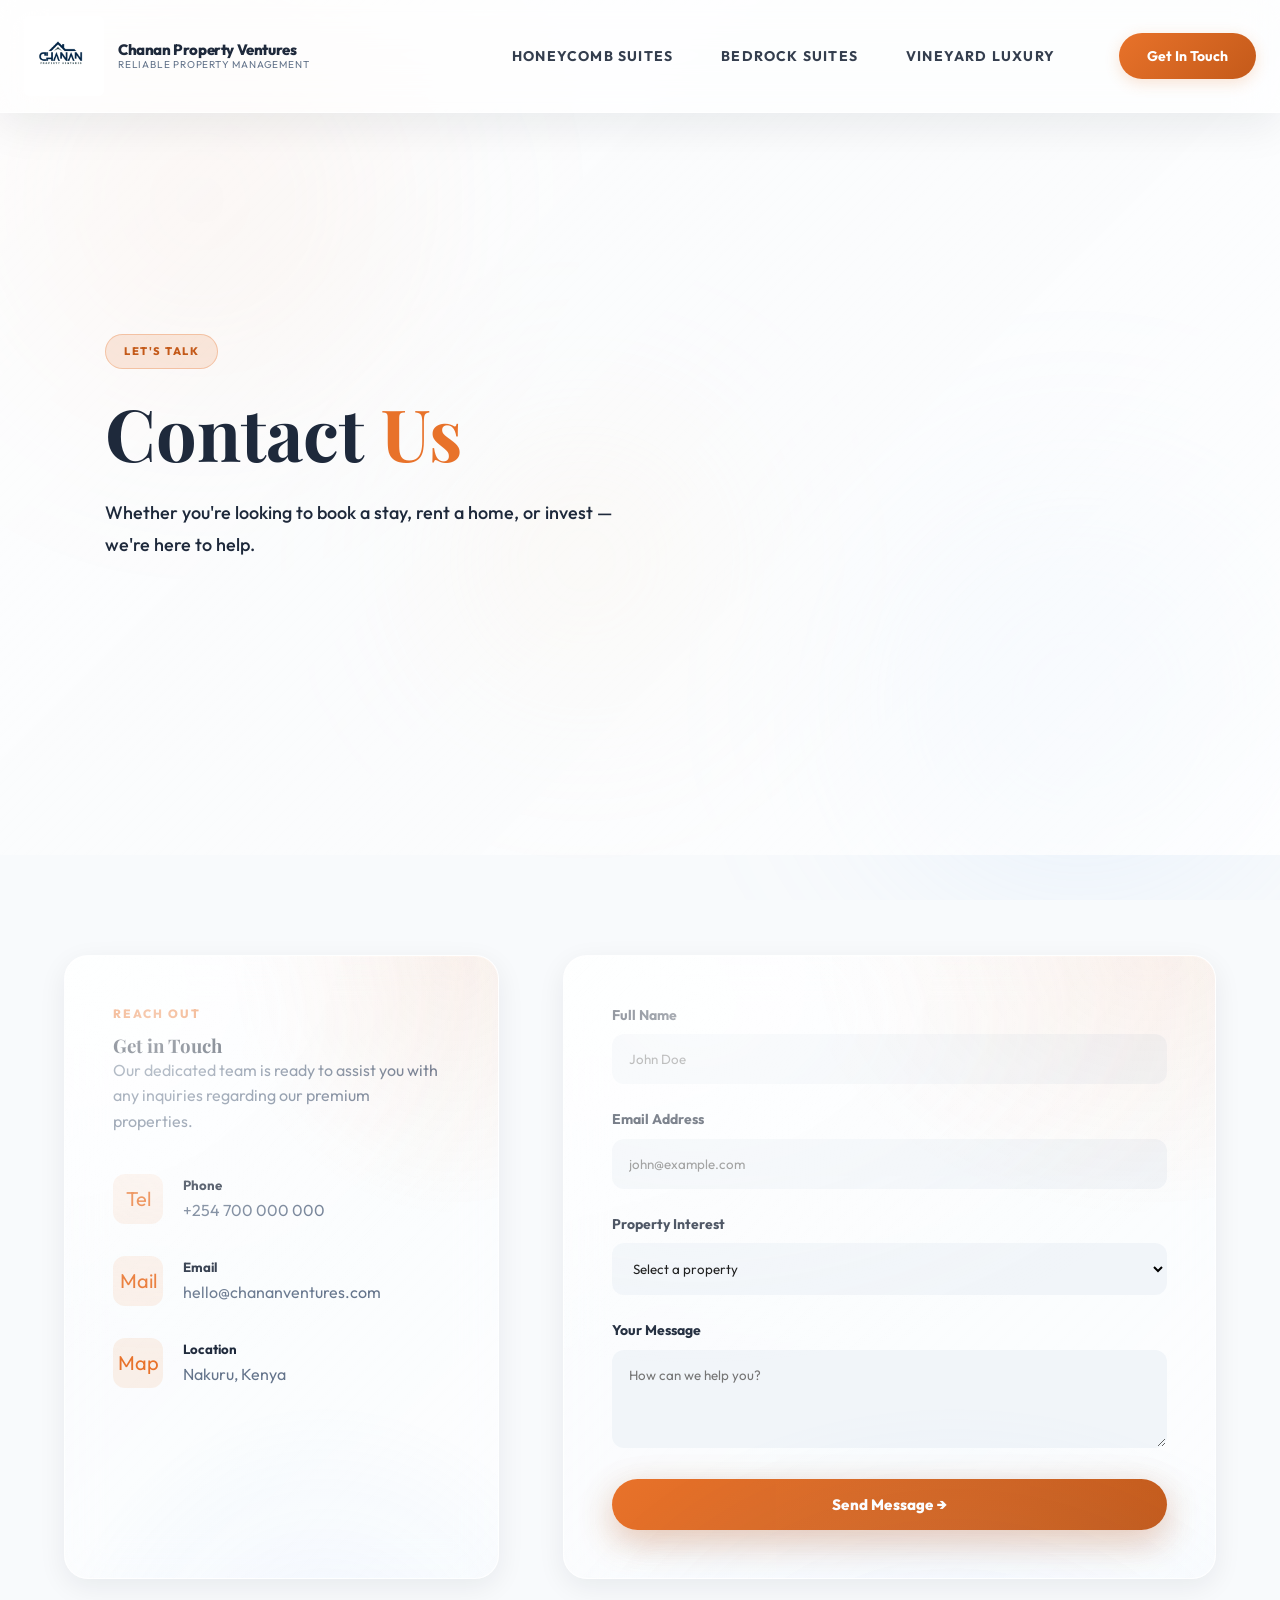
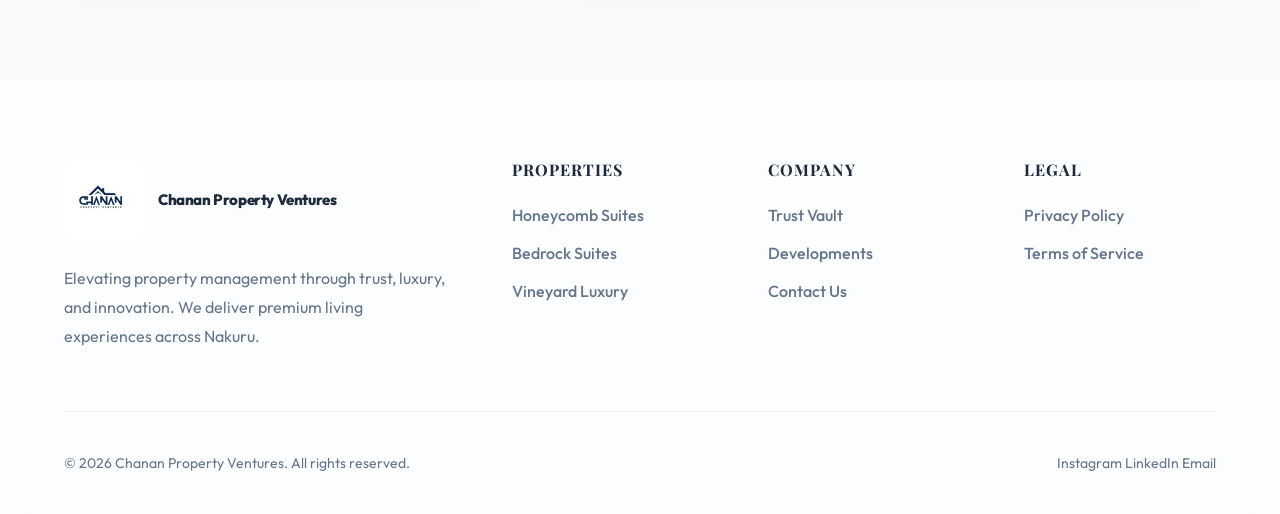
<file: contact.html>
<!DOCTYPE html>
<html lang="en">
<head>
  <meta charset="UTF-8">
  <meta name="viewport" content="width=device-width, initial-scale=1.0">
  <title>Contact Us | Chanan Property Ventures</title>
  <meta name="description" content="Contact Chanan Property Ventures to book a stay, rent a home, or invest.">
  <link rel="stylesheet" href="styles.css">
  <link rel="icon" href="images/LOGO.jpeg">
</head>
<body id="top">

<div class="liquid-bg">
  <div class="blob blob-1"></div>
  <div class="blob blob-2"></div>
  <div class="blob blob-3"></div>
</div>

<!-- NAVBAR -->
<nav class="navbar" id="navbar">
  <div class="container">
    <a href="index.html" class="nav-logo">
      <img src="images/LOGO.jpeg" alt="Chanan Logo" class="nav-logo-img">
      <div class="nav-logo-text"><span class="nav-logo-title">Chanan Property Ventures</span><span class="nav-logo-sub">Reliable Property Management</span></div>
    </a>
    <ul class="nav-links">
      <li><a href="honeycomb.html">Honeycomb Suites</a></li>
      <li><a href="bedrock.html">Bedrock Suites</a></li>
      <li><a href="vineyard.html">Vineyard Luxury</a></li>
    </ul>
    <a href="contact.html" class="nav-cta">Get In Touch</a>
    <button class="hamburger" id="hamburger" aria-label="Menu"><span></span><span></span><span></span></button>
  </div>
</nav>

<div class="mobile-menu" id="mobileMenu">
  <button class="mobile-close" id="mobileClose" aria-label="Close">X</button>
  <a href="honeycomb.html">Honeycomb Suites</a>
  <a href="bedrock.html">Bedrock Suites</a>
  <a href="vineyard.html">Vineyard Luxury</a>
  <a href="contact.html">Contact</a>
</div>

<section class="hero reveal">
  <div class="hero-slider-bg">
    <div class="hero-slide" style="background-image: url('https://images.unsplash.com/photo-1545324418-cc1a3fa10c00?w=1920&q=80')"></div>
  </div>
  <div class="hero-bg-overlay"></div>
  <div class="container">
    <div class="hero-content">
      <div class="hero-tag">Let's Talk</div>
      <h1>Contact <span class="accent">Us</span></h1>
      <p class="hero-desc">Whether you're looking to book a stay, rent a home, or invest — we're here to help.</p>
    </div>
  </div>
</section>

<section id="contact">
  <div class="container">
    <div class="contact-grid">
      <div class="contact-info-card reveal">
        <span class="section-tag">Reach Out</span>
        <h3>Get in Touch</h3>
        <p style="color:var(--text-muted); margin-bottom: 40px;">Our dedicated team is ready to assist you with any inquiries regarding our premium properties.</p>
        
        <div class="contact-method">
          <div class="contact-icon">Tel</div>
          <div>
            <h5 style="font-weight:700; margin-bottom:2px;">Phone</h5>
            <p style="color:var(--text-muted);">+254 700 000 000</p>
          </div>
        </div>
        
        <div class="contact-method">
          <div class="contact-icon">Mail</div>
          <div>
            <h5 style="font-weight:700; margin-bottom:2px;">Email</h5>
            <p style="color:var(--text-muted);">hello@chananventures.com</p>
          </div>
        </div>
        
        <div class="contact-method">
          <div class="contact-icon">Map</div>
          <div>
            <h5 style="font-weight:700; margin-bottom:2px;">Location</h5>
            <p style="color:var(--text-muted);">Nakuru, Kenya</p>
          </div>
        </div>
      </div>

      <div class="contact-form-card reveal">
        <form id="inquiryForm">
          <div class="form-group">
            <label for="name">Full Name</label>
            <input type="text" id="name" placeholder="John Doe" required>
          </div>
          <div class="form-group">
            <label for="email">Email Address</label>
            <input type="email" id="email" placeholder="john@example.com" required>
          </div>
          <div class="form-group">
            <label for="property">Property Interest</label>
            <select id="property">
              <option value="">Select a property</option>
              <option>Honeycomb Suite 102</option>
              <option>Honeycomb Suite 103</option>
              <option>Vineyard Suite 80</option>
              <option>Vineyard Suite 81</option>
              <option>Bedrock Suites</option>
              <option>Investment Inquiry</option>
            </select>
          </div>
          <div class="form-group">
            <label for="message">Your Message</label>
            <textarea id="message" rows="4" placeholder="How can we help you?"></textarea>
          </div>
          <button type="submit" class="btn-submit">Send Message →</button>
        </form>
      </div>
    </div>
  </div>
</section>

<footer class="footer">
  <div class="container">
    <div class="footer-grid">
      <div class="footer-brand">
        <a href="index.html" class="nav-logo footer-logo">
          <img src="images/LOGO.jpeg" alt="Chanan Logo" class="nav-logo-img">
          <span class="nav-logo-title">Chanan Property Ventures</span>
        </a>
        <p class="footer-desc">Elevating property management through trust, luxury, and innovation. We deliver premium living experiences across Nakuru.</p>
      </div>
      <div class="footer-col">
        <h4>Properties</h4>
        <ul class="footer-links">
          <li><a href="honeycomb.html">Honeycomb Suites</a></li>
          <li><a href="bedrock.html">Bedrock Suites</a></li>
          <li><a href="vineyard.html">Vineyard Luxury</a></li>
        </ul>
      </div>
      <div class="footer-col">
        <h4>Company</h4>
        <ul class="footer-links">
          <li><a href="index.html#trust">Trust Vault</a></li>
          <li><a href="index.html#developments">Developments</a></li>
          <li><a href="contact.html">Contact Us</a></li>
        </ul>
      </div>
      <div class="footer-col">
        <h4>Legal</h4>
        <ul class="footer-links">
          <li><a href="#">Privacy Policy</a></li>
          <li><a href="#">Terms of Service</a></li>
        </ul>
      </div>
    </div>
    <div class="footer-bottom">
      <p>© 2026 Chanan Property Ventures. All rights reserved.</p>
      <div class="footer-socials">
        <a href="#">Instagram</a>
        <a href="#">LinkedIn</a>
        <a href="#">Email</a>
      </div>
    </div>
  </div>
</footer>

<script src="script.js"></script>
</body>
</html>
</file>
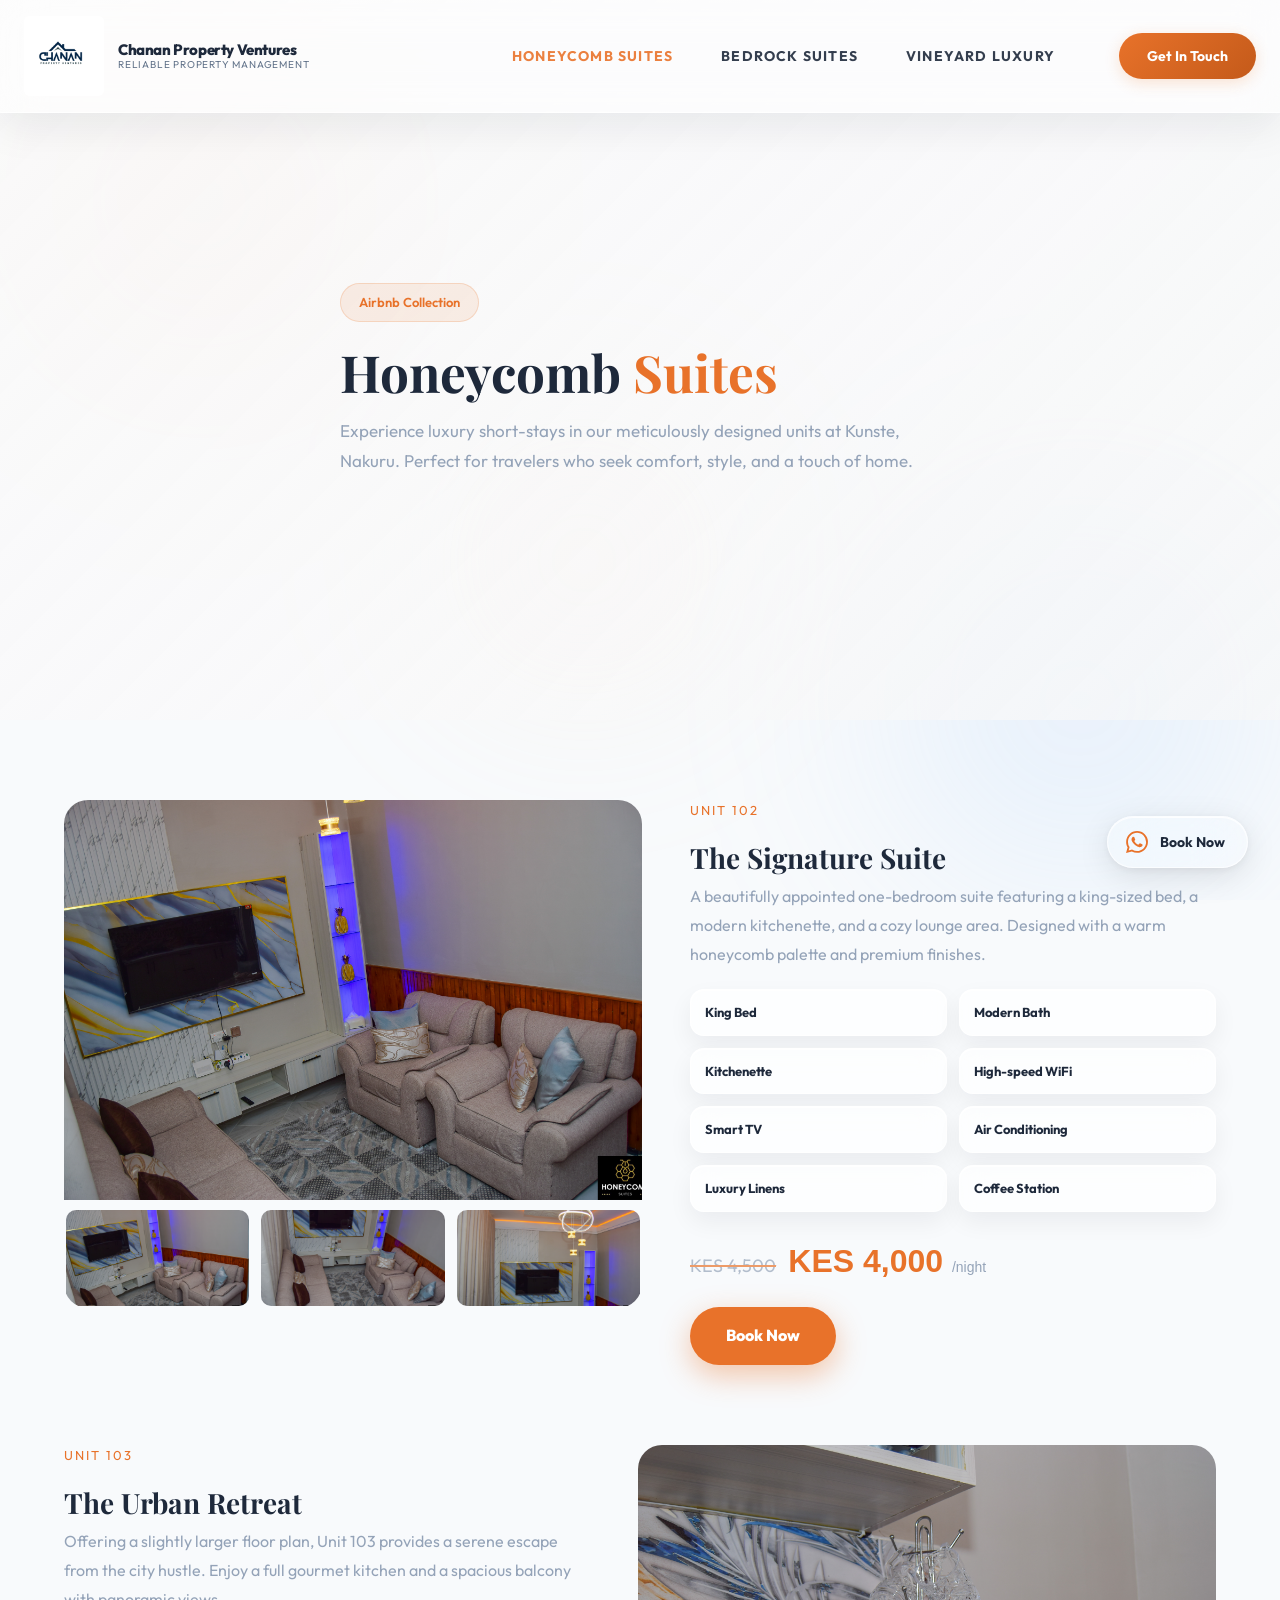
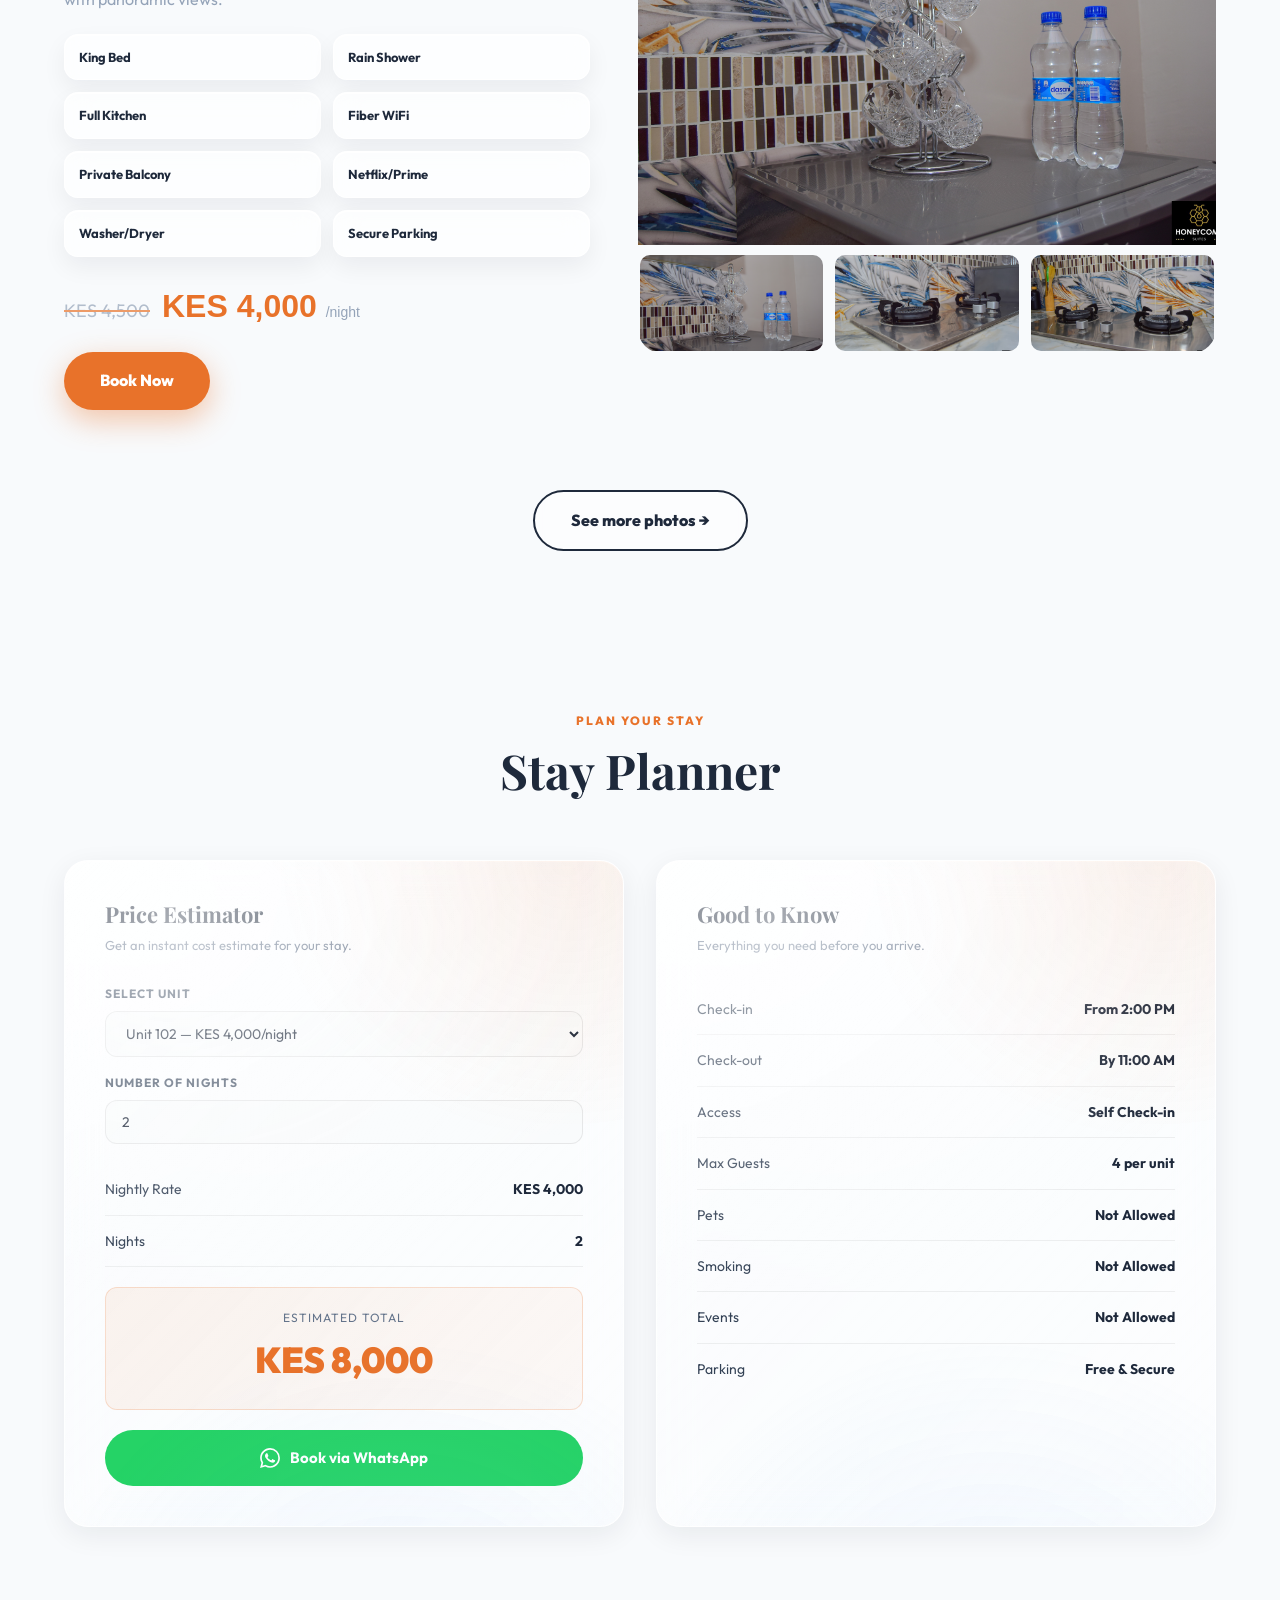
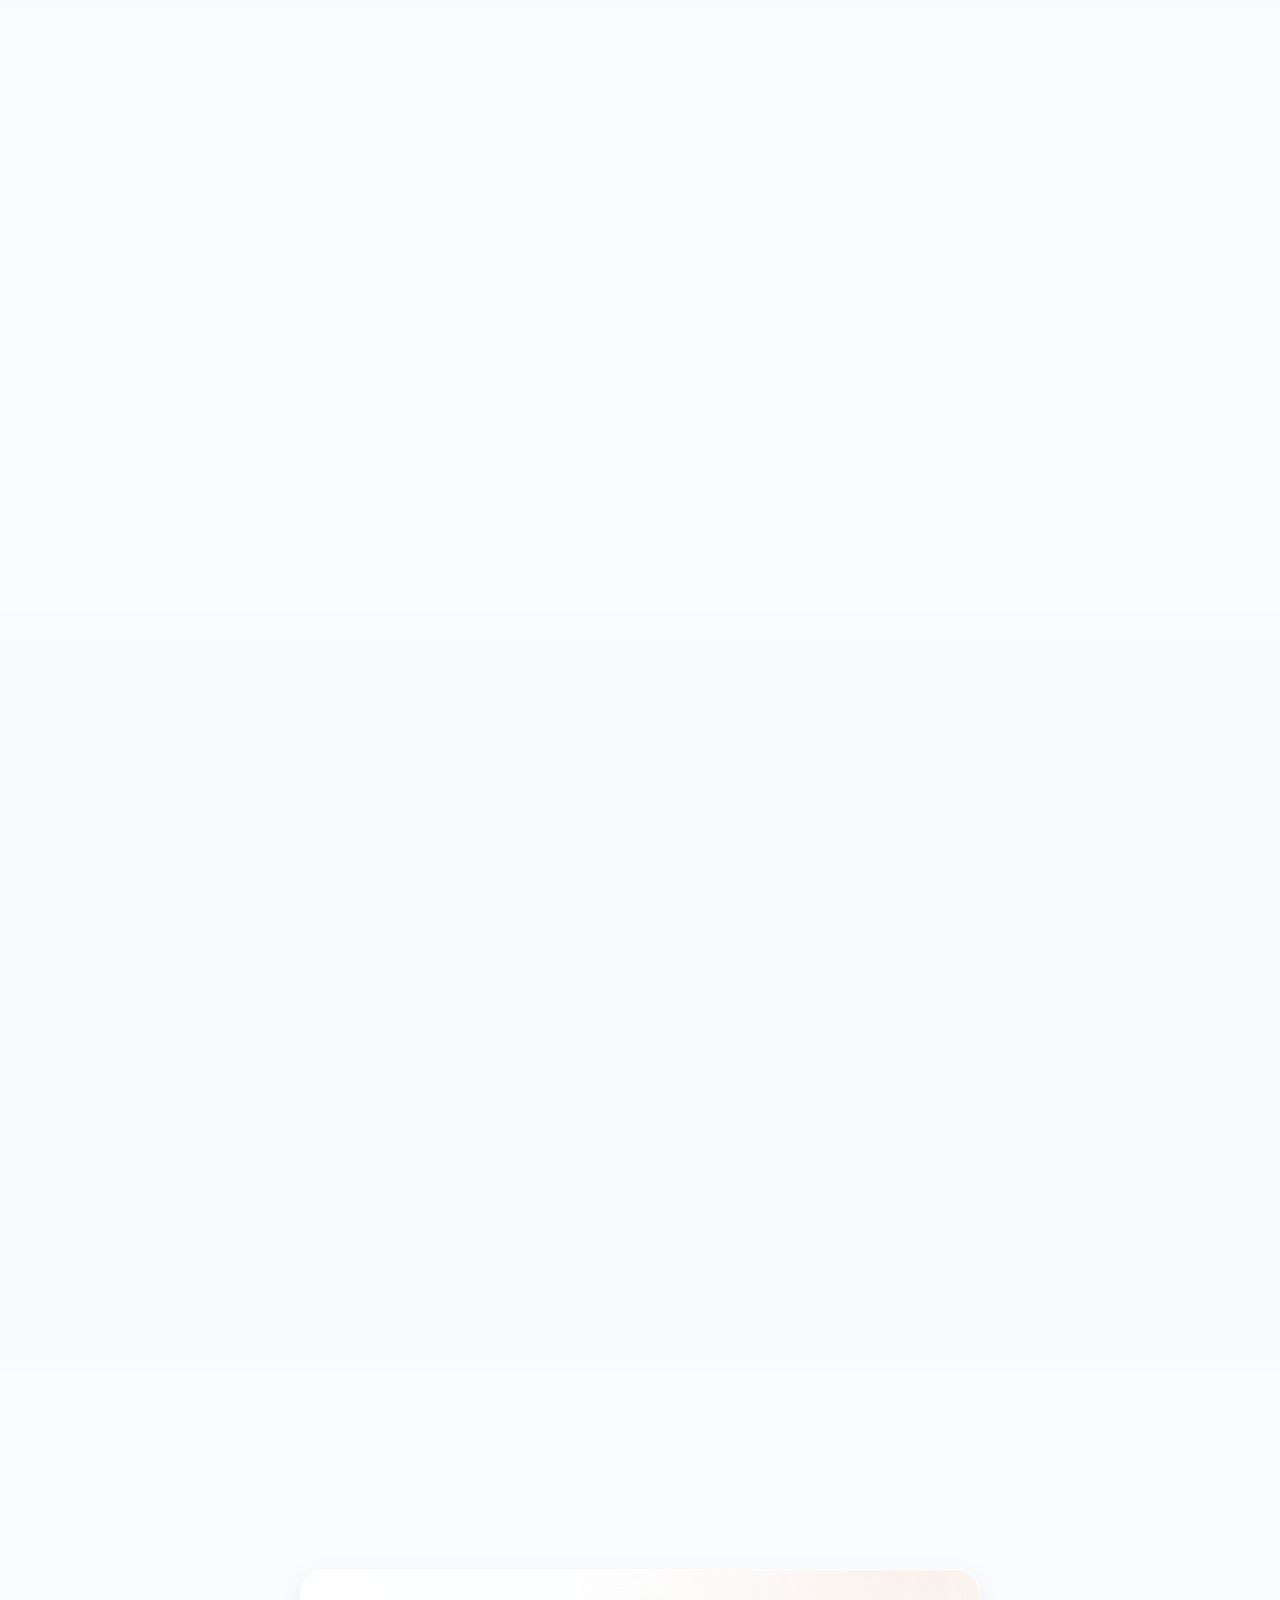
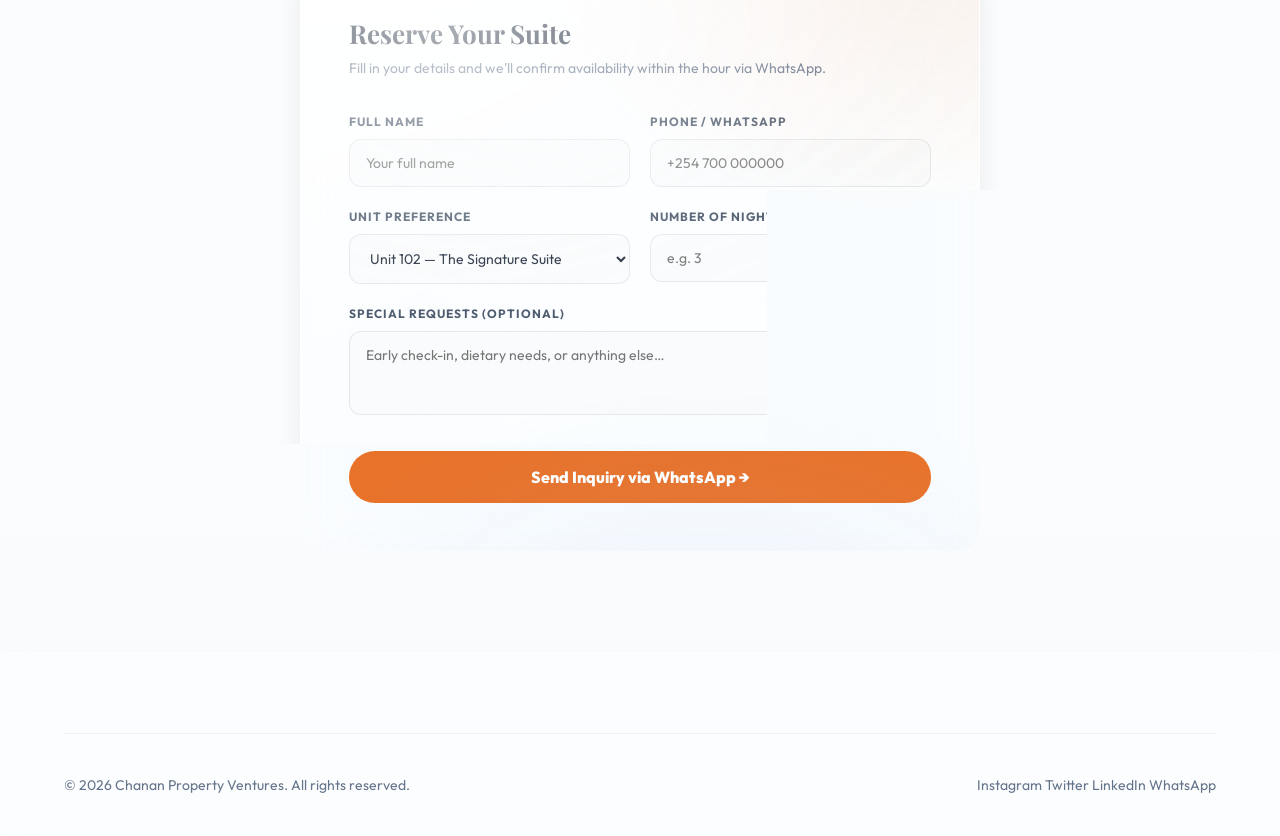
<file: honeycomb.html>
<!DOCTYPE html>
<html lang="en">

<head>
  <meta charset="UTF-8">
  <meta name="viewport" content="width=device-width, initial-scale=1.0">
  <title>Honeycomb Suites | Chanan Property Ventures</title>
  <meta name="description"
    content="Honeycomb Suites — Premium Airbnb short-stay units 102 & 103 by Chanan Property Ventures. Book your luxurious getaway today.">
  <link rel="stylesheet" href="styles.css">
  <link rel="icon" href="images/LOGO.jpeg">
  <style>
    .page-hero {
      width: 100%;
      aspect-ratio: 16/9;
      min-height: 50vh;
      max-height: 800px;
      display: flex;
      align-items: center;
      position: relative;
      overflow: hidden;
      padding-top: 140px
    }

    .slider-bg {
      position: absolute;
      inset: 0;
      z-index: 0
    }

    .slide {
      position: absolute;
      inset: 0;
      background-size: cover;
      background-position: center;
      opacity: 0;
      animation: slideFade 30s infinite linear
    }

    .slide:nth-child(1) {
      animation-delay: 0s
    }

    .slide:nth-child(2) {
      animation-delay: 6s
    }

    .slide:nth-child(3) {
      animation-delay: 12s
    }

    .slide:nth-child(4) {
      animation-delay: 18s
    }

    .slide:nth-child(5) {
      animation-delay: 24s
    }

    @keyframes slideFade {
      0% {
        opacity: 0;
        transform: scale(1)
      }

      3% {
        opacity: 1;
        transform: scale(1.01)
      }

      20% {
        opacity: 1;
        transform: scale(1.05)
      }

      23% {
        opacity: 0;
        transform: scale(1.06)
      }

      100% {
        opacity: 0;
        transform: scale(1.06)
      }
    }

    .hero-overlay {
      position: absolute;
      inset: 0;
      background: linear-gradient(135deg, rgba(250, 250, 250, 0.85), rgba(247, 247, 248, 0.7));
      z-index: 1
    }

    .page-hero .container {
      position: relative;
      z-index: 2
    }

    .page-hero h1 {
      font-size: clamp(32px, 4vw, 56px);
      margin-bottom: 12px
    }

    .page-hero h1 .accent {
      color: var(--orange)
    }

    .page-hero p {
      font-size: 17px;
      color: var(--grey-400);
      max-width: 600px;
      line-height: 1.8
    }

    .brand-badge {
      display: inline-flex;
      align-items: center;
      gap: 8px;
      padding: 8px 18px;
      background: rgba(232, 114, 42, 0.1);
      border: 1px solid rgba(232, 114, 42, 0.2);
      border-radius: 50px;
      font-size: 13px;
      font-weight: 600;
      color: var(--orange);
      margin-bottom: 20px
    }

    .unit-section {
      padding: 80px 0
    }

    .unit-layout {
      display: grid;
      grid-template-columns: 1.1fr 1fr;
      gap: 48px;
      align-items: start;
      margin-bottom: 80px
    }

    .unit-layout.reverse {
      direction: rtl
    }

    .unit-layout.reverse>* {
      direction: ltr
    }

    .unit-gallery {
      border-radius: var(--radius);
      overflow: hidden;
      box-shadow: var(--shadow)
    }

    .unit-gallery img {
      width: 100%;
      height: 400px;
      object-fit: cover;
      transition: var(--transition)
    }

    .unit-gallery:hover img {
      transform: scale(1.03)
    }

    .unit-details h3 {
      font-size: 28px;
      margin-bottom: 8px
    }

    .unit-details .subtitle {
      color: var(--orange);
      font-size: 13px;
      text-transform: uppercase;
      letter-spacing: 2px;
      margin-bottom: 20px
    }

    .unit-details p {
      color: var(--grey-400);
      line-height: 1.8;
      margin-bottom: 20px
    }

    .amenities-grid {
      display: grid;
      grid-template-columns: 1fr 1fr;
      gap: 12px;
      margin-bottom: 24px
    }

    .amenity {
      display: flex;
      align-items: center;
      gap: 10px;
      padding: 12px 14px;
      background: rgba(255, 255, 255, 0.72);
      backdrop-filter: blur(14px) saturate(160%);
      -webkit-backdrop-filter: blur(14px) saturate(160%);
      border: 1px solid rgba(255, 255, 255, 0.80);
      border-radius: 14px;
      font-size: 13px;
      font-weight: 700;
      color: var(--grey-800);
      box-shadow: 0 10px 24px rgba(15, 23, 42, 0.06), inset 0 1px 0 rgba(255, 255, 255, 0.9);
      transition: var(--transition);
    }

    .amenity:hover {
      transform: translateY(-2px);
      border-color: rgba(232, 114, 42, 0.22);
      box-shadow: 0 18px 34px rgba(15, 23, 42, 0.10), 0 10px 26px rgba(232, 114, 42, 0.08), inset 0 1px 0 rgba(255, 255, 255, 0.92);
    }

    .unit-price {
      font-size: 28px;
      font-weight: 800;
      color: var(--orange);
      font-family: 'Inter', sans-serif;
      margin-bottom: 20px
    }

    .unit-price small {
      font-size: 14px;
      color: var(--grey-400);
      font-weight: 400
    }

    .gallery-thumbs {
      display: grid;
      grid-template-columns: repeat(3, 1fr);
      gap: 8px;
      margin-top: 8px
    }

    .gallery-thumbs img {
      height: 100px;
      border-radius: var(--radius-sm);
      cursor: pointer;
      transition: var(--transition);
      border: 2px solid transparent
    }

    .gallery-thumbs img:hover {
      border-color: var(--orange)
    }

    @media(max-width:768px) {

      .unit-layout,
      .unit-layout.reverse {
        grid-template-columns: 1fr;
        direction: ltr
      }
    }
  </style>
</head>

<body id="top">

  <div class="liquid-bg">
    <div class="blob blob-1"></div>
    <div class="blob blob-2"></div>
    <div class="blob blob-3"></div>
  </div>

  <nav class="navbar" id="navbar">
    <div class="container">
      <a href="index.html" class="nav-logo">
        <img src="images/LOGO.jpeg" alt="Chanan Logo" class="nav-logo-img">
        <div class="nav-logo-text"><span class="nav-logo-title">Chanan Property Ventures</span><span
            class="nav-logo-sub">Reliable Property Management</span></div>
      </a>
      <ul class="nav-links">
        <li><a href="honeycomb.html" style="color:var(--orange)">Honeycomb Suites</a></li>
        <li><a href="bedrock.html">Bedrock Suites</a></li>
        <li><a href="vineyard.html">Vineyard Luxury</a></li>
      </ul>
      <a href="contact.html" class="nav-cta">Get In Touch</a>
      <button class="hamburger" id="hamburger" aria-label="Menu"><span></span><span></span><span></span></button>
    </div>
  </nav>

  <div class="mobile-menu" id="mobileMenu">
    <button class="mobile-close" id="mobileClose" aria-label="Close">X</button>
    <a href="honeycomb.html">Honeycomb Suites</a>
    <a href="bedrock.html">Bedrock Suites</a>
    <a href="vineyard.html">Vineyard Luxury</a>
    <a href="contact.html">Contact</a>
  </div>

  <section class="page-hero reveal">
    <div class="slider-bg">
      <div class="slide" style="background-image: url('images/USE%20THIS%20.jpg')"></div>
      <div class="slide" style="background-image: url('images/DSC_0143.jpg')"></div>
      <div class="slide" style="background-image: url('images/DSC_0060.jpg')"></div>
      <div class="slide" style="background-image: url('images/DSC_0062.jpg')"></div>
      <div class="slide" style="background-image: url('images/DSC_0080.jpg')"></div>
    </div>
    <div class="hero-overlay"></div>
    <div class="container">
      <div class="brand-badge">Airbnb Collection</div>
      <h1>Honeycomb <span class="accent">Suites</span></h1>
      <p>Experience luxury short-stays in our meticulously designed units at Kunste, Nakuru. Perfect for travelers who seek comfort,
        style, and a touch of home.</p>
    </div>
  </section>

  <section class="unit-section">
    <div class="container">
      <!-- Unit 102 -->
      <div class="unit-layout reveal">
        <div class="unit-gallery">
          <img src="images/DSC_0059.jpg" alt="Honeycomb Suite 102" id="main102">
          <div class="gallery-thumbs">
            <img src="images/DSC_0059.jpg" alt="Suite 102 Bedroom"
              onclick="document.getElementById('main102').src=this.src">
            <img src="images/DSC_0060.jpg" alt="Suite 102 Detail"
              onclick="document.getElementById('main102').src=this.src">
            <img src="images/DSC_0062.jpg" alt="Suite 102 Kitchen"
              onclick="document.getElementById('main102').src=this.src">
          </div>
        </div>
        <div class="unit-details">
          <div class="subtitle">Unit 102</div>
          <h3>The Signature Suite</h3>
          <p>A beautifully appointed one-bedroom suite featuring a king-sized bed, a modern kitchenette, and a cozy
            lounge area. Designed with a warm honeycomb palette and premium finishes.</p>
          <div class="amenities-grid">
            <div class="amenity">King Bed</div>
            <div class="amenity">Modern Bath</div>
            <div class="amenity">Kitchenette</div>
            <div class="amenity">High-speed WiFi</div>
            <div class="amenity">Smart TV</div>
            <div class="amenity">Air Conditioning</div>
            <div class="amenity">Luxury Linens</div>
            <div class="amenity">Coffee Station</div>
          </div>
          <div class="unit-price-container">
            <span class="unit-price-old">KES 4,500</span>
            <div class="unit-price-current">KES 4,000 <small>/night</small></div>
          </div>
          <a href="https://airbnb.com" class="btn-primary">Book Now</a>
        </div>
      </div>

      <!-- Unit 103 -->
      <div class="unit-layout reverse reveal">
        <div class="unit-gallery">
          <img src="images/DSC_0080.jpg" alt="Honeycomb Suite 103" id="main103">
          <div class="gallery-thumbs">
            <img src="images/DSC_0080.jpg" alt="Suite 103 Main"
              onclick="document.getElementById('main103').src=this.src">
            <img src="images/DSC_0082.jpg" alt="Suite 103 Kitchen Detail"
              onclick="document.getElementById('main103').src=this.src">
            <img src="images/DSC_0083.jpg" alt="Suite 103 Stove"
              onclick="document.getElementById('main103').src=this.src">
          </div>
        </div>
        <div class="unit-details">
          <div class="subtitle">Unit 103</div>
          <h3>The Urban Retreat</h3>
          <p>Offering a slightly larger floor plan, Unit 103 provides a serene escape from the city hustle. Enjoy a full
            gourmet kitchen and a spacious balcony with panoramic views.</p>
          <div class="amenities-grid">
            <div class="amenity">King Bed</div>
            <div class="amenity">Rain Shower</div>
            <div class="amenity">Full Kitchen</div>
            <div class="amenity">Fiber WiFi</div>
            <div class="amenity">Private Balcony</div>
            <div class="amenity">Netflix/Prime</div>
            <div class="amenity">Washer/Dryer</div>
            <div class="amenity">Secure Parking</div>
          </div>
          <div class="unit-price-container">
            <span class="unit-price-old">KES 4,500</span>
            <div class="unit-price-current">KES 4,000 <small>/night</small></div>
          </div>
          <a href="https://airbnb.com" class="btn-primary">Book Now</a>
        </div>
      </div>

      <div class="reveal" style="text-align:center; margin-top: 18px;">
        <a href="honeycomb-gallery.html" class="btn-outline">See more photos →</a>
      </div>
    </div>
  </section>

  <!-- PRICE CALCULATOR + QUICK INFO -->
  <section style="padding: 80px 0;">
    <div class="container">
      <div class="section-header reveal">
        <span class="section-tag">Plan Your Stay</span>
        <h2 class="section-title">Stay Planner</h2>
      </div>
      <div class="tools-grid reveal">
        <!-- Price Calculator -->
        <div class="tool-card">
          <h3>Price Estimator</h3>
          <p class="tool-subtitle">Get an instant cost estimate for your stay.</p>
          <div class="calc-inputs">
            <div class="calc-input-group">
              <label>Select Unit</label>
              <select id="unitSelect" onchange="calcPrice()">
                <option value="4000">Unit 102 — KES 4,000/night</option>
                <option value="5500">Unit 103 — KES 5,500/night</option>
              </select>
            </div>
            <div class="calc-input-group">
              <label>Number of Nights</label>
              <input type="number" id="nightsInput" value="2" min="1" max="30" oninput="calcPrice()">
            </div>
          </div>
          <div class="price-row"><span>Nightly Rate</span><strong id="calcNightly">KES 4,000</strong></div>
          <div class="price-row"><span>Nights</span><strong id="calcNights">2</strong></div>
          <div class="price-total">
            <div class="total-label">Estimated Total</div>
            <div class="total-amount" id="calcTotal">KES 8,000</div>
          </div>
          <a id="waCalcLink"
            href="https://wa.me/254708085734?text=Hello!%20I%27d%20like%20to%20book%20Unit%20102%20for%202%20nights."
            class="wa-book-btn" target="_blank">
            <svg width="20" height="20" viewBox="0 0 24 24" fill="currentColor">
              <path
                d="M17.472 14.382c-.297-.149-1.758-.867-2.03-.967-.273-.099-.471-.148-.67.15-.197.297-.767.966-.94 1.164-.173.199-.347.223-.644.075-.297-.15-1.255-.463-2.39-1.475-.883-.788-1.48-1.761-1.653-2.059-.173-.297-.018-.458.13-.606.134-.133.298-.347.446-.52.149-.174.198-.298.298-.497.099-.198.05-.371-.025-.52-.075-.149-.669-1.612-.916-2.207-.242-.579-.487-.5-.669-.51-.173-.008-.371-.01-.57-.01-.198 0-.52.074-.792.372-.272.297-1.04 1.016-1.04 2.479 0 1.462 1.065 2.875 1.213 3.074.149.198 2.096 3.2 5.077 4.487.709.306 1.262.489 1.694.625.712.227 1.36.195 1.871.118.571-.085 1.758-.719 2.006-1.413.248-.694.248-1.289.173-1.413-.074-.124-.272-.198-.57-.347m-5.421 7.403h-.004a9.87 9.87 0 01-5.031-1.378l-.361-.214-3.741.982.998-3.648-.235-.374a9.86 9.86 0 01-1.51-5.26c.001-5.45 4.436-9.884 9.888-9.884 2.64 0 5.122 1.03 6.988 2.898a9.825 9.825 0 012.893 6.994c-.003 5.45-4.437 9.884-9.885 9.884m8.413-18.297A11.815 11.815 0 0012.05 0C5.495 0 .16 5.335.157 11.892c0 2.096.547 4.142 1.588 5.945L.057 24l6.305-1.654a11.882 11.882 0 005.683 1.448h.005c6.554 0 11.89-5.335 11.893-11.893a11.821 11.821 0 00-3.48-8.413Z" />
            </svg>
            Book via WhatsApp
          </a>
        </div>

        <!-- Quick Info Card -->
        <div class="tool-card">
          <h3>Good to Know</h3>
          <p class="tool-subtitle">Everything you need before you arrive.</p>
          <div class="price-row"><span>Check-in</span><strong>From 2:00 PM</strong></div>
          <div class="price-row"><span>Check-out</span><strong>By 11:00 AM</strong></div>
          <div class="price-row"><span>Access</span><strong>Self Check-in</strong></div>
          <div class="price-row"><span>Max Guests</span><strong>4 per unit</strong></div>
          <div class="price-row"><span>Pets</span><strong>Not Allowed</strong></div>
          <div class="price-row"><span>Smoking</span><strong>Not Allowed</strong></div>
          <div class="price-row"><span>Events</span><strong>Not Allowed</strong></div>
          <div class="price-row"><span>Parking</span><strong>Free & Secure</strong></div>
        </div>
      </div>
    </div>
  </section>

  <!-- HOUSE RULES -->
  <section style="padding: 60px 0; background: rgba(255,255,255,0.3);">
    <div class="container">
      <div class="section-header reveal">
        <span class="section-tag">Guest Quest</span>
        <h2 class="section-title">The Chanan Rules</h2>
        <p style="font-size: 13px; color: var(--orange); margin-top: 10px; font-weight: 600;">← Swipe to reveal your missions →</p>
      </div>
      
      <div class="rules-container-gamified reveal">
        <!-- Arrival Quest -->
        <div class="rule-quest-card">
          <div class="rule-quest-header">
            <span class="rule-badge">Mission 1</span>
            <div class="rule-status"></div>
          </div>
          <div class="rule-quest-content">
            <span class="rule-summary-badge">Timely Check-in</span>
            <h4>The Arrival Quest</h4>
            <p>Unlock your stay between 2:00 PM and 11:00 AM. Early access requires a secret arrangement!</p>
            <div class="rule-progress-bar"><div class="rule-progress-fill"></div></div>
          </div>
          <span class="rule-icon-floating">🔑</span>
        </div>

        <!-- Zen Quest -->
        <div class="rule-quest-card">
          <div class="rule-quest-header">
            <span class="rule-badge">Mission 2</span>
            <div class="rule-status"></div>
          </div>
          <div class="rule-quest-content">
            <span class="rule-summary-badge">Quiet Nights</span>
            <h4>The Zen Master</h4>
            <p>Maintain peak tranquility between 10:00 PM and 8:00 AM. Your neighbors will thank you!</p>
            <div class="rule-progress-bar"><div class="rule-progress-fill"></div></div>
          </div>
          <span class="rule-icon-floating">🧘</span>
        </div>

        <!-- Fresh Air Quest -->
        <div class="rule-quest-card">
          <div class="rule-quest-header">
            <span class="rule-badge">Mission 3</span>
            <div class="rule-status"></div>
          </div>
          <div class="rule-quest-content">
            <span class="rule-summary-badge">Outdoor Smoking</span>
            <h4>The Fresh Air Legend</h4>
            <p>Keep the indoor air pristine. The balcony is your designated high-altitude smoking zone.</p>
            <div class="rule-progress-bar"><div class="rule-progress-fill"></div></div>
          </div>
          <span class="rule-icon-floating">☁️</span>
        </div>

        <!-- Fur-Free Quest -->
        <div class="rule-quest-card">
          <div class="rule-quest-header">
            <span class="rule-badge">Mission 4</span>
            <div class="rule-status"></div>
          </div>
          <div class="rule-quest-content">
            <span class="rule-summary-badge">No Pets</span>
            <h4>The Fur-Free Realm</h4>
            <p>A sanctuary for humans only! We love pets, but they're taking a vacation elsewhere this time.</p>
            <div class="rule-progress-bar"><div class="rule-progress-fill"></div></div>
          </div>
          <span class="rule-icon-floating">🐾</span>
        </div>

        <!-- Party Quest -->
        <div class="rule-quest-card">
          <div class="rule-quest-header">
            <span class="rule-badge">Mission 5</span>
            <div class="rule-status"></div>
          </div>
          <div class="rule-quest-content">
            <span class="rule-summary-badge">No Parties</span>
            <h4>The Peace Protocol</h4>
            <p>Quiet vibes only. Parties belong in the city; memories belong in our suites.</p>
            <div class="rule-progress-bar"><div class="rule-progress-fill"></div></div>
          </div>
          <span class="rule-icon-floating">🥂</span>
        </div>

        <!-- Tidy Quest -->
        <div class="rule-quest-card">
          <div class="rule-quest-header">
            <span class="rule-badge">Mission 6</span>
            <div class="rule-status"></div>
          </div>
          <div class="rule-quest-content">
            <span class="rule-summary-badge">Stay Clean</span>
            <h4>The Clean Sweep</h4>
            <p>Leave the suite as glowing as you found it. Legendary guests leave zero traces!</p>
            <div class="rule-progress-bar"><div class="rule-progress-fill"></div></div>
          </div>
          <span class="rule-icon-floating">✨</span>
        </div>
      </div>
    </div>
  </section>

  <!-- NEARBY ATTRACTIONS -->
  <section style="padding: 80px 0;">
    <div class="container">
      <div class="section-header reveal">
        <span class="section-tag">Explore Kunste</span>
        <h2 class="section-title">What's Nearby Honeycomb</h2>
      </div>
      <div class="nearby-grid reveal">
        <div class="nearby-card">
          <div class="nearby-icon">Shop</div>
          <h4>Supermarket</h4>
          <p>Naivas / Quickmart</p>
          <span class="distance">~5 min walk</span>
        </div>
        <div class="nearby-card">
          <div class="nearby-icon">Food</div>
          <h4>Restaurants</h4>
          <p>Variety of local & international cuisine</p>
          <span class="distance">~10 min walk</span>
        </div>
        <div class="nearby-card">
          <div class="nearby-icon">Bus</div>
          <h4>Public Transport</h4>
          <p>Matatu & taxi stage</p>
          <span class="distance">~3 min walk</span>
        </div>
        <div class="nearby-card">
          <div class="nearby-icon">Pharm</div>
          <h4>Pharmacy</h4>
          <p>24hr Chemist nearby</p>
          <span class="distance">~7 min walk</span>
        </div>
        <div class="nearby-card">
          <div class="nearby-icon">Cafe</div>
          <h4>Coffee Shops</h4>
          <p>Java, Artcaffe & local cafes</p>
          <span class="distance">~10 min walk</span>
        </div>
        <div class="nearby-card">
          <div class="nearby-icon">Gym</div>
          <h4>Gym</h4>
          <p>Fitness centre</p>
          <span class="distance">~12 min walk</span>
        </div>
        <div class="nearby-card">
          <div class="nearby-icon">ATM</div>
          <h4>ATM / Bank</h4>
          <p>Multiple ATMs nearby</p>
          <span class="distance">~5 min walk</span>
        </div>
      </div>
    </div>
  </section>

  <!-- BOOKING INQUIRY FORM -->
  <section style="padding: 60px 0 100px; background: rgba(255,255,255,0.3);">
    <div class="container">
      <div class="section-header reveal">
        <span class="section-tag">Get In Touch</span>
        <h2 class="section-title">Send a Booking Inquiry</h2>
      </div>
      <div class="booking-form-card reveal">
        <h3>Reserve Your Suite</h3>
        <p class="form-subtitle">Fill in your details and we'll confirm availability within the hour via WhatsApp.</p>
        <form id="bookingForm" onsubmit="submitBookingInquiry(event)">
          <div class="form-row">
            <div class="form-group">
              <label>Full Name</label>
              <input type="text" id="guestName" placeholder="Your full name" required>
            </div>
            <div class="form-group">
              <label>Phone / WhatsApp</label>
              <input type="tel" id="guestPhone" placeholder="+254 700 000000" required>
            </div>
          </div>
          <div class="form-row">
            <div class="form-group">
              <label>Unit Preference</label>
              <select id="guestUnit">
                <option>Unit 102 — The Signature Suite</option>
                <option>Unit 103 — The Urban Retreat</option>
                <option>Either unit is fine</option>
              </select>
            </div>
            <div class="form-group">
              <label>Number of Nights</label>
              <input type="number" id="guestNights" placeholder="e.g. 3" min="1" required>
            </div>
          </div>
          <div class="form-group">
            <label>Special Requests (optional)</label>
            <textarea id="guestMessage" rows="3"
              placeholder="Early check-in, dietary needs, or anything else…"></textarea>
          </div>
          <button type="submit" class="booking-submit">Send Inquiry via WhatsApp →</button>
        </form>
      </div>
    </div>
  </section>

  <footer class="footer">
    <div class="container">
      <div class="footer-bottom">
        <p>© 2026 Chanan Property Ventures. All rights reserved.</p>
        <div class="footer-socials">
          <a href="#">Instagram</a>
          <a href="#">Twitter</a>
          <a href="#">LinkedIn</a>
          <a href="#">WhatsApp</a>
        </div>
      </div>
    </div>
  </footer>

  <!-- WHATSAPP FLOATING BUTTON -->
  <a href="https://wa.me/254708085734?text=Hello!%20I%27m%20interested%20in%20booking%20a%20Honeycomb%20Suite."
    class="whatsapp-float" target="_blank" rel="noopener" aria-label="Chat on WhatsApp">
    <span class="wa-pulse"></span>
    <svg viewBox="0 0 24 24" fill="currentColor" xmlns="http://www.w3.org/2000/svg">
      <path
        d="M17.472 14.382c-.297-.149-1.758-.867-2.03-.967-.273-.099-.471-.148-.67.15-.197.297-.767.966-.94 1.164-.173.199-.347.223-.644.075-.297-.15-1.255-.463-2.39-1.475-.883-.788-1.48-1.761-1.653-2.059-.173-.297-.018-.458.13-.606.134-.133.298-.347.446-.52.149-.174.198-.298.298-.497.099-.198.05-.371-.025-.52-.075-.149-.669-1.612-.916-2.207-.242-.579-.487-.5-.669-.51-.173-.008-.371-.01-.57-.01-.198 0-.52.074-.792.372-.272.297-1.04 1.016-1.04 2.479 0 1.462 1.065 2.875 1.213 3.074.149.198 2.096 3.2 5.077 4.487.709.306 1.262.489 1.694.625.712.227 1.36.195 1.871.118.571-.085 1.758-.719 2.006-1.413.248-.694.248-1.289.173-1.413-.074-.124-.272-.198-.57-.347m-5.421 7.403h-.004a9.87 9.87 0 01-5.031-1.378l-.361-.214-3.741.982.998-3.648-.235-.374a9.86 9.86 0 01-1.51-5.26c.001-5.45 4.436-9.884 9.888-9.884 2.64 0 5.122 1.03 6.988 2.898a9.825 9.825 0 012.893 6.994c-.003 5.45-4.437 9.884-9.885 9.884m8.413-18.297A11.815 11.815 0 0012.05 0C5.495 0 .16 5.335.157 11.892c0 2.096.547 4.142 1.588 5.945L.057 24l6.305-1.654a11.882 11.882 0 005.683 1.448h.005c6.554 0 11.89-5.335 11.893-11.893a11.821 11.821 0 00-3.48-8.413Z" />
    </svg>
    Book Now
  </a>

  <script src="script.js"></script>
</body>

</html>
</file>
<file: styles.css>
@import url('https://fonts.googleapis.com/css2?family=Outfit:wght@300;400;500;600;700;800;900&family=Playfair+Display:wght@400;500;600;700&display=swap');

:root {
  --orange: #E8722A;
  --orange-light: #F4943E;
  --orange-dark: #C45A1A;
  --bg: #F8FAFC;
  --white: #FFFFFF;
  --text-main: #1E293B;
  --text-muted: #64748B;
  
  /* Grey Scale fallback */
  --grey-100: #F1F5F9;
  --grey-200: #E2E8F0;
  --grey-300: #CBD5E1;
  --grey-400: #94A3B8;
  --grey-500: #64748B;
  --grey-600: #475569;
  --grey-700: #334155;
  --grey-800: #1E293B;
  --grey-900: #0F172A;

  /* Legacy fallbacks */
  --charcoal: #1E293B;
  --charcoal-light: #334155;
  
  /* Liquid Glass Specifics */
  --glass-bg: rgba(255, 255, 255, 0.55);
  --glass-border: rgba(255, 255, 255, 0.72);
  --glass-shadow: 0 12px 44px rgba(15, 23, 42, 0.08);
  --glass-blur: blur(20px);
  --glass-highlight: rgba(255, 255, 255, 0.85);
  --glass-highlight-soft: rgba(255, 255, 255, 0.55);
  --glass-shadow-strong: 0 28px 70px rgba(15, 23, 42, 0.12);
  --glass-shadow-soft: 0 8px 28px rgba(15, 23, 42, 0.07);
  
  --radius: 24px;
  --radius-sm: 12px;
  --transition: all 0.4s cubic-bezier(0.4, 0, 0.2, 1);
}

/* Premium Price Display */
.unit-price-container {
  display: flex;
  align-items: baseline;
  gap: 12px;
  margin-bottom: 20px;
}
.unit-price-old {
  font-size: 18px;
  color: var(--grey-400);
  text-decoration: line-through;
  position: relative;
  opacity: 0.7;
}
.unit-price-old::after {
  content: '';
  position: absolute;
  left: 0;
  top: 50%;
  width: 0;
  height: 2px;
  background: var(--orange);
  transform: translateY(-50%);
  animation: strikeThrough 1s ease-out forwards 0.5s;
}
@keyframes strikeThrough {
  to { width: 100%; }
}
.unit-price-current {
  font-size: 32px;
  font-weight: 800;
  color: var(--orange);
  font-family: 'Inter', sans-serif;
}
.unit-price-current small {
  font-size: 14px;
  color: var(--grey-400);
  font-weight: 400;
}

/* Card Specific Price Styling */
.property-card .unit-price-container {
  gap: 8px;
  margin-bottom: 0;
}
.property-card .unit-price-old {
  font-size: 13px;
}
.property-card .unit-price-current {
  font-size: 20px;
}

*, *::before, *::after { margin: 0; padding: 0; box-sizing: border-box; }

html { scroll-behavior: smooth; }

body {
  font-family: 'Outfit', sans-serif;
  background: var(--bg);
  color: var(--text-main);
  line-height: 1.6;
  overflow-x: hidden;
  position: relative;
}

/* Liquid Animated Background */
.liquid-bg {
  position: fixed;
  top: 0;
  left: 0;
  width: 100%;
  height: 100%;
  z-index: -1;
  overflow: hidden;
  background: var(--bg);
}

.blob {
  position: absolute;
  width: 600px;
  height: 600px;
  background: radial-gradient(circle, rgba(232, 114, 42, 0.15) 0%, rgba(232, 114, 42, 0) 70%);
  filter: blur(80px);
  border-radius: 50%;
  animation: move 25s infinite alternate;
}

.blob-1 { top: -100px; left: -100px; }
.blob-2 { bottom: -100px; right: -100px; background: radial-gradient(circle, rgba(147, 197, 253, 0.2) 0%, rgba(147, 197, 253, 0) 70%); animation-duration: 30s; animation-delay: -5s; }
.blob-3 { top: 40%; left: 30%; width: 400px; height: 400px; background: radial-gradient(circle, rgba(254, 215, 170, 0.2) 0%, rgba(254, 215, 170, 0) 70%); animation-duration: 35s; animation-delay: -10s; }

@keyframes move {
  from { transform: translate(0, 0) rotate(0deg); }
  to { transform: translate(100px, 100px) rotate(360deg); }
}

h1, h2, h3, h4 { font-family: 'Playfair Display', serif; color: var(--text-main); line-height: 1.2; }

a { text-decoration: none; color: inherit; }

img { max-width: 100%; display: block; }

.container { max-width: 1200px; margin: 0 auto; padding: 0 24px; }

/* ===== NAVBAR ===== */
.navbar {
  position: fixed;
  top: 0;
  left: 0;
  width: 100%;
  background: var(--glass-bg);
  backdrop-filter: var(--glass-blur);
  -webkit-backdrop-filter: var(--glass-blur);
  border-bottom: 1px solid var(--glass-border);
  z-index: 1000;
  padding: 16px 0;
  box-shadow: var(--glass-shadow);
  transition: var(--transition);
}

.navbar.scrolled {
  background: rgba(255, 255, 255, 0.95);
  padding: 12px 0;
  box-shadow: 0 4px 20px rgba(0, 0, 0, 0.05);
}

.navbar .container {
  display: flex;
  align-items: center;
  justify-content: space-between;
  max-width: 1400px;
}

.nav-logo { display: flex; align-items: center; gap: 14px; text-decoration: none; }
.nav-logo-icon {
  width: 40px; height: 40px;
  background: linear-gradient(135deg, var(--orange), var(--orange-dark));
  border-radius: 10px; display: flex; align-items: center; justify-content: center;
  font-family: 'Playfair Display', serif; font-weight: 700; font-size: 20px; color: #fff; flex-shrink: 0;
}
.nav-logo-img {
  height: 80px;
  width: auto;
  object-fit: contain;
  flex-shrink: 0;
  border-radius: 6px;
}
.nav-logo-text { line-height: 1.2; }
.nav-logo-title { font-weight: 800; font-size: 15px; color: var(--text-main); letter-spacing: -0.4px; display: block; }
.nav-logo-sub { font-size: 10px; color: var(--text-muted); letter-spacing: 0.8px; text-transform: uppercase; display: block; }

.nav-links { display: flex; gap: 48px; list-style: none; margin-left: auto; margin-right: 64px; }
.nav-links a {
  font-size: 14px; font-weight: 700; color: var(--text-main);
  text-transform: uppercase; letter-spacing: 1.2px;
  transition: var(--transition);
  position: relative;
  opacity: 0.9;
}

.nav-links a:hover { color: var(--orange); opacity: 1; }

.nav-cta {
  padding: 12px 28px;
  background: linear-gradient(135deg, var(--orange), var(--orange-dark));
  border-radius: 50px;
  color: #fff;
  font-weight: 700;
  font-size: 14px;
  transition: var(--transition);
  box-shadow: 0 4px 15px rgba(232, 114, 42, 0.2);
}

.nav-cta:hover { transform: translateY(-2px); box-shadow: 0 8px 25px rgba(232, 114, 42, 0.3); }
.hamburger { display: none; flex-direction: column; gap: 5px; cursor: pointer; background: none; border: none; padding: 4px; }
.hamburger span { display: block; width: 24px; height: 2px; background: var(--text-main); transition: var(--transition); }

/* ===== HERO ===== */
.hero {
  padding-top: 180px;
  padding-bottom: 100px;
  min-height: 95vh;
  display: flex;
  align-items: center;
  position: relative;
  overflow: hidden;
}

/* Hero content entrance animations — fire immediately on load */
@keyframes heroSlideUp {
  from { opacity: 0; transform: translateY(40px); }
  to   { opacity: 1; transform: translateY(0); }
}

.hero-content h1 {
  animation: heroSlideUp 0.9s cubic-bezier(0.2, 1, 0.2, 1) 0.1s both;
}
.hero-content .hero-tag {
  animation: heroSlideUp 0.8s cubic-bezier(0.2, 1, 0.2, 1) 0s both;
}
.hero-content .hero-desc {
  animation: heroSlideUp 0.9s cubic-bezier(0.2, 1, 0.2, 1) 0.25s both;
}
.hero-content .hero-btns {
  animation: heroSlideUp 0.9s cubic-bezier(0.2, 1, 0.2, 1) 0.4s both;
}

.hero .container {
  display: grid;
  grid-template-columns: 1.2fr 1fr;
  gap: 80px;
  align-items: center;
}

.hero-content { 
  max-width: 600px; 
  position: relative;
  z-index: 20;
}
.hero-tag {
  display: inline-flex;
  align-items: center;
  gap: 8px;
  padding: 8px 18px;
  background: rgba(232, 114, 42, 0.15);
  border: 1px solid rgba(232, 114, 42, 0.3);
  border-radius: 50px;
  color: var(--orange-dark);
  font-weight: 800;
  font-size: 11px;
  text-transform: uppercase;
  letter-spacing: 1.5px;
  margin-bottom: 24px;
}

.hero h1 {
  font-size: clamp(40px, 6vw, 72px);
  line-height: 1.1;
  margin-bottom: 24px;
  color: var(--text-main);
  text-shadow: none; /* Removed for better dark-on-light look */
}
.hero h1 .accent { color: var(--orange); }
.hero-desc { 
  font-size: 18px; 
  color: var(--grey-800); 
  margin-bottom: 40px; 
  max-width: 540px;
  font-weight: 500;
}

.hero-btns { display: flex; gap: 20px; margin-top: 10px; }

.btn-primary {
  background: var(--orange);
  color: #fff;
  box-shadow: 0 10px 30px rgba(232, 114, 42, 0.4);
  position: relative;
  z-index: 10;
  padding: 16px 36px;
  border-radius: 50px;
  font-weight: 800;
  transition: var(--transition);
  display: inline-flex;
  align-items: center;
  justify-content: center;
}
.btn-primary:hover {
  background: var(--orange-dark);
  transform: translateY(-4px);
  box-shadow: 0 15px 35px rgba(232, 114, 42, 0.5);
}
.btn-outline {
  border: 2px solid var(--text-main);
  color: var(--text-main);
  background: rgba(255, 255, 255, 0.5);
  backdrop-filter: blur(10px);
  position: relative;
  z-index: 10;
  padding: 16px 36px;
  border-radius: 50px;
  font-weight: 800;
  transition: var(--transition);
  display: inline-flex;
  align-items: center;
  justify-content: center;
}
.btn-outline:hover {
  background: var(--text-main);
  color: #fff;
  transform: translateY(-4px);
}

.hero-visual {
  position: relative;
  display: flex;
  justify-content: flex-end;
}

.hero-glass-card {
  background: rgba(255, 255, 255, 0.7); /* More opaque */
  backdrop-filter: blur(30px) saturate(200%);
  border: 1px solid rgba(0, 0, 0, 0.08); /* Darker border for definition */
  border-radius: var(--radius);
  padding: 40px;
  box-shadow: 0 30px 70px rgba(0,0,0,0.15);
  max-width: 450px;
  position: relative;
  z-index: 5;
  animation: float 6s ease-in-out infinite;
  overflow: hidden;
}

.hero-glass-card::before {
  content: '';
  position: absolute;
  top: -50%;
  left: -50%;
  width: 200%;
  height: 200%;
  background: radial-gradient(circle, rgba(232, 114, 42, 0.05) 0%, transparent 70%);
  pointer-events: none;
}

.hero-glass-card img {
  border-radius: var(--radius-sm);
  margin-bottom: 20px;
  width: 100%;
  height: 250px;
  object-fit: cover;
}

.hero-glass-card h4 {
  font-size: 24px;
  margin-bottom: 12px;
  color: var(--text-main);
}

.hero-glass-card p {
  font-size: 15px;
  line-height: 1.7;
  color: #334155; /* Darker for better readability on glass */
  margin-bottom: 24px;
}

@keyframes float {
  0%, 100% { transform: translateY(0); }
  50% { transform: translateY(-20px); }
}

.hero-glow {
  position: absolute; width: 300px; height: 300px; border-radius: 50%;
  background: radial-gradient(circle, rgba(232,114,42,0.15), transparent 70%);
  top: -50px; right: -50px; pointer-events: none;
}

/* ===== SECTIONS ===== */
section { padding: 100px 0; }

.section-header { text-align: center; margin-bottom: 60px; }
.section-tag {
  color: var(--orange);
  font-weight: 800;
  text-transform: uppercase;
  letter-spacing: 2px;
  font-size: 12px;
  margin-bottom: 12px;
  display: block;
}
.section-title { font-size: clamp(32px, 5vw, 48px); margin-bottom: 16px; }

/* ===== LIQUID GLASS CARDS (Shared) ===== */
.property-card,
.dev-card,
.trust-card,
.tool-card,
.rule-card,
.nearby-card,
.booking-form-card,
.contact-info-card,
.contact-form-card,
.vineyard-feature {
  background: linear-gradient(
    135deg,
    rgba(255, 255, 255, 0.78) 0%,
    rgba(255, 255, 255, 0.46) 35%,
    rgba(255, 255, 255, 0.62) 100%
  );
  backdrop-filter: blur(22px) saturate(160%);
  -webkit-backdrop-filter: blur(22px) saturate(160%);
  border: 1px solid var(--glass-border);
  box-shadow: var(--glass-shadow-soft), inset 0 1px 0 rgba(255,255,255,0.9);
  position: relative;
  overflow: hidden;
}

.property-card::before,
.dev-card::before,
.trust-card::before,
.tool-card::before,
.rule-card::before,
.nearby-card::before,
.booking-form-card::before,
.contact-info-card::before,
.contact-form-card::before,
.vineyard-feature::before {
  content: '';
  position: absolute;
  inset: 0;
  pointer-events: none;
  background:
    radial-gradient(120% 80% at 20% 10%, rgba(255,255,255,0.70) 0%, rgba(255,255,255,0.10) 55%, transparent 70%),
    radial-gradient(90% 70% at 90% 0%, rgba(232,114,42,0.10) 0%, transparent 60%),
    radial-gradient(120% 90% at 60% 120%, rgba(147,197,253,0.12) 0%, transparent 55%);
  opacity: 0.9;
}

.property-card::after,
.dev-card::after,
.trust-card::after,
.tool-card::after,
.rule-card::after,
.nearby-card::after,
.booking-form-card::after,
.contact-info-card::after,
.contact-form-card::after,
.vineyard-feature::after {
  content: '';
  position: absolute;
  top: -20%;
  left: -60%;
  width: 55%;
  height: 140%;
  transform: rotate(12deg);
  background: linear-gradient(90deg, transparent, rgba(255,255,255,0.55), transparent);
  opacity: 0;
  pointer-events: none;
  transition: opacity 0.25s ease;
}

.property-card:hover,
.dev-card:hover,
.trust-card:hover,
.tool-card:hover,
.rule-card:hover,
.nearby-card:hover,
.booking-form-card:hover,
.contact-info-card:hover,
.contact-form-card:hover,
.vineyard-feature:hover {
  box-shadow: var(--glass-shadow-strong), inset 0 1px 0 rgba(255,255,255,0.92);
  border-color: rgba(232, 114, 42, 0.26);
  transform: translateY(-6px);
}

.property-card:hover::after,
.dev-card:hover::after,
.trust-card:hover::after,
.tool-card:hover::after,
.rule-card:hover::after,
.nearby-card:hover::after,
.booking-form-card:hover::after,
.contact-info-card:hover::after,
.contact-form-card:hover::after,
.vineyard-feature:hover::after {
  opacity: 1;
  animation: glassShimmer 1.35s ease forwards;
}

@keyframes glassShimmer {
  0%   { transform: translateX(0) rotate(12deg); }
  100% { transform: translateX(260%) rotate(12deg); }
}

/* ===== PROPERTY CARDS ===== */
.property-grid { display: grid; grid-template-columns: repeat(auto-fit, minmax(300px, 1fr)); gap: 32px; }

.property-card {
  border-radius: var(--radius);
  overflow: hidden;
  transition: var(--transition);
}

.property-card:hover {
  transform: translateY(-10px) scale(1.02);
  border-color: rgba(232, 114, 42, 0.34);
}

/* Enhanced Slider System */
.card-slider {
  position: relative;
  width: 100%;
  height: 100%;
  overflow: hidden;
}

.card-slide {
  position: absolute;
  top: 0;
  left: 0;
  width: 100%;
  height: 100%;
  opacity: 0;
  transition: opacity 1s ease-in-out, transform 1.2s ease-in-out;
  transform: scale(1.1);
  object-fit: cover;
}

.card-slide.active {
  opacity: 1;
  transform: scale(1);
  z-index: 2;
}

.slider-controls {
  position: absolute;
  bottom: 0;
  left: 0;
  width: 100%;
  padding: 20px;
  display: flex;
  align-items: center;
  justify-content: space-between;
  z-index: 10;
  background: linear-gradient(to top, rgba(0,0,0,0.5), transparent);
}

.slider-indicators {
  display: flex;
  gap: 6px;
}

.indicator {
  width: 6px;
  height: 6px;
  border-radius: 50%;
  background: rgba(255,255,255,0.4);
  transition: var(--transition);
}

.indicator.active {
  background: var(--white);
  width: 18px;
  border-radius: 10px;
}

.slider-prev, .slider-next {
  background: rgba(255, 255, 255, 0.2);
  backdrop-filter: blur(5px);
  border: 1px solid rgba(255, 255, 255, 0.3);
  color: white;
  width: 32px;
  height: 32px;
  border-radius: 50%;
  display: flex;
  align-items: center;
  justify-content: center;
  cursor: pointer;
  font-size: 14px;
  transition: var(--transition);
  opacity: 0;
}

.card-slider:hover .slider-prev, 
.card-slider:hover .slider-next {
  opacity: 1;
}

.slider-prev:hover, .slider-next:hover {
  background: white;
  color: var(--orange);
}

.property-img { height: 260px; overflow: hidden; position: relative; }
.property-img img { width: 100%; height: 100%; object-fit: cover; transition: var(--transition); }
.property-card:hover .property-img img { transform: scale(1.1); }

.property-badge {
  position: absolute;
  top: 20px;
  left: 20px;
  padding: 6px 12px;
  background: var(--orange);
  color: white;
  border-radius: 50px;
  font-size: 11px;
  font-weight: 800;
  text-transform: uppercase;
  z-index: 10;
}

.property-content { padding: 32px; }
.property-content h4 { font-size: 24px; margin-bottom: 12px; }
.property-features {
  display: flex;
  gap: 20px;
  margin-bottom: 24px;
  color: var(--text-muted);
  font-size: 14px;
}
.property-features span { display: flex; align-items: center; gap: 8px; }

.property-footer {
  display: flex;
  align-items: center;
  justify-content: space-between;
  padding-top: 24px;
  border-top: 1px solid rgba(0,0,0,0.05);
}
.property-price { font-size: 24px; font-weight: 800; color: var(--orange); }
.property-price small { font-size: 14px; color: var(--text-muted); font-weight: 400; }

.btn-view {
  padding: 10px 22px;
  background: var(--glass-bg);
  backdrop-filter: var(--glass-blur);
  -webkit-backdrop-filter: var(--glass-blur);
  border: 1px solid var(--glass-border);
  border-radius: 50px;
  font-size: 11px;
  font-weight: 800;
  color: var(--text-main);
  text-transform: uppercase;
  letter-spacing: 1.5px;
  display: inline-flex;
  align-items: center;
  gap: 8px;
  transition: var(--transition);
  box-shadow: var(--glass-shadow-soft);
}

.property-card:hover .btn-view {
  background: var(--orange);
  color: white;
  border-color: var(--orange);
  transform: translateY(-3px);
  box-shadow: 0 10px 25px rgba(232, 114, 42, 0.35);
}

/* ===== VINEYARD FEATURE ===== */
.vineyard-section { position: relative; }
.vineyard-feature {
  display: grid;
  grid-template-columns: 1.2fr 1fr;
  border-radius: var(--radius);
  overflow: hidden;
  transition: var(--transition);
}

.vineyard-feature:hover { border-color: rgba(232, 114, 42, 0.3); }
.vineyard-img { height: 100%; min-height: 450px; overflow: hidden; }
.vineyard-img img { width: 100%; height: 100%; object-fit: cover; transition: var(--transition); }
.vineyard-feature:hover .vineyard-img img { transform: scale(1.05); }

.vineyard-info { padding: 64px; display: flex; flex-direction: column; justify-content: center; }
.vineyard-info h3 { font-size: 32px; margin-bottom: 16px; }
.vineyard-info p { color: var(--text-muted); margin-bottom: 32px; font-size: 18px; }

.vineyard-amenities {
  display: grid;
  grid-template-columns: 1fr 1fr;
  gap: 16px;
  margin-bottom: 40px;
}
.vineyard-amenities span {
  display: flex;
  align-items: center;
  gap: 12px;
  font-size: 14px;
  font-weight: 600;
  color: var(--text-main);
}

/* ===== UPCOMING DEVELOPMENTS ===== */
.dev-grid { display: grid; grid-template-columns: repeat(auto-fit, minmax(300px, 1fr)); gap: 32px; }

.dev-card {
  border-radius: var(--radius);
  overflow: hidden;
  transition: var(--transition);
}

.dev-img-box { height: 200px; position: relative; overflow: hidden; }
.dev-img-box img { width: 100%; height: 100%; object-fit: cover; filter: grayscale(100%) brightness(0.7); transition: var(--transition); }
.dev-card:hover .dev-img-box img { filter: grayscale(0%) brightness(1); transform: scale(1.1); }

.dev-overlay {
  position: absolute;
  inset: 0;
  display: flex;
  align-items: center;
  justify-content: center;
  background: rgba(0,0,0,0.4);
  color: white;
  opacity: 1;
  transition: var(--transition);
}
.dev-card:hover .dev-overlay { opacity: 0; }

.dev-content { padding: 32px; }
.dev-content h4 { font-size: 20px; margin-bottom: 8px; }
.dev-content p { font-size: 14px; color: var(--text-muted); margin-bottom: 20px; }

.dev-progress-box { margin-top: auto; }
.dev-progress-bar {
  height: 6px;
  background: rgba(0,0,0,0.05);
  border-radius: 10px;
  overflow: hidden;
  margin-bottom: 8px;
}
.dev-progress-fill {
  height: 100%;
  background: var(--orange);
  border-radius: 10px;
}
.dev-meta { display: flex; justify-content: space-between; font-size: 12px; font-weight: 700; color: var(--text-muted); text-transform: uppercase; }

/* ===== TRUST VAULT ===== */
#trust { background: transparent; }
.trust-grid { display: grid; grid-template-columns: repeat(3, 1fr); gap: 28px; }
.trust-card {
  border-radius: var(--radius);
  padding: 36px; text-align: center; transition: var(--transition);
}
.trust-card:hover { transform: translateY(-6px); border-color: rgba(232,114,42,0.3); box-shadow: 0 20px 40px rgba(0,0,0,0.05); }
.trust-icon {
  width: 64px; height: 64px; margin: 0 auto 20px;
  background: rgba(232,114,42,0.1); border-radius: 16px;
  display: flex; align-items: center; justify-content: center; font-size: 28px;
}
.trust-card h4 { font-size: 18px; margin-bottom: 10px; color: var(--text-main); }
.trust-card p { font-size: 14px; color: var(--text-muted); line-height: 1.7; }
.trust-card .btn-view {
  display: inline-block; margin-top: 18px; padding: 8px 20px;
  border: 1px solid var(--text-muted); border-radius: 50px; font-size: 13px;
  color: var(--text-muted); transition: var(--transition); cursor: pointer; background: none;
}
.trust-card .btn-view:hover { border-color: var(--orange); color: var(--orange); }

/* ===== CONTACT SECTION ===== */
.contact-grid { display: grid; grid-template-columns: 1fr 1.5fr; gap: 64px; }

.contact-info-card {
  padding: 48px;
  border-radius: var(--radius);
}

.contact-method {
  display: flex;
  align-items: center;
  gap: 20px;
  margin-bottom: 32px;
}
.contact-icon {
  width: 50px; height: 50px;
  background: rgba(232, 114, 42, 0.1);
  border-radius: 12px;
  display: flex;
  align-items: center;
  justify-content: center;
  font-size: 20px;
  color: var(--orange);
}

.contact-form-card {
  padding: 48px;
  border-radius: var(--radius);
}

.form-group { margin-bottom: 24px; }
.form-group label {
  display: block;
  font-weight: 700;
  font-size: 14px;
  margin-bottom: 8px;
  color: var(--text-main);
}
.form-group input, .form-group select, .form-group textarea {
  width: 100%;
  padding: 16px;
  background: #F1F5F9;
  border: 1px solid transparent;
  border-radius: var(--radius-sm);
  font-family: inherit;
  transition: var(--transition);
}
.form-group input:focus, .form-group select:focus, .form-group textarea:focus {
  background: white;
  border-color: var(--orange);
  box-shadow: 0 0 0 4px rgba(232, 114, 42, 0.1);
  outline: none;
}

/* ===== FOOTER ===== */
.footer {
  padding: 80px 0 40px;
  background: var(--glass-bg);
  backdrop-filter: var(--glass-blur);
  border-top: 1px solid var(--glass-border);
}

.footer-grid { display: grid; grid-template-columns: 2fr 1fr 1fr 1fr; gap: 64px; margin-bottom: 60px; }
.footer-logo { margin-bottom: 24px; }
.footer-desc { color: var(--text-muted); font-size: 16px; line-height: 1.8; }

.footer-col h4 { font-size: 16px; text-transform: uppercase; letter-spacing: 1px; margin-bottom: 24px; }
.footer-links { list-style: none; }
.footer-links li { margin-bottom: 12px; }
.footer-links a { color: var(--text-muted); font-weight: 500; }
.footer-links a:hover { color: var(--orange); padding-left: 8px; }

.footer-bottom {
  display: flex;
  justify-content: space-between;
  align-items: center;
  padding-top: 40px;
  border-top: 1px solid rgba(0,0,0,0.05);
  color: var(--text-muted);
  font-size: 14px;
}

/* ===== MOBILE MENU ===== */
.mobile-menu {
  display: none; position: fixed; inset: 0; z-index: 999;
  background: rgba(250,250,250,0.98); backdrop-filter: blur(20px);
  flex-direction: column; align-items: center; justify-content: center; gap: 32px;
}
.mobile-menu.active { display: flex; }
.mobile-menu a { font-size: 24px; font-weight: 600; color: var(--grey-200); transition: var(--transition); }
.mobile-menu a:hover { color: var(--orange); }
.mobile-close { position: absolute; top: 24px; right: 24px; background: none; border: none; color: var(--grey-300); font-size: 32px; cursor: pointer; }

/* ===== RESPONSIVE ===== */
@media (max-width: 1024px) {
  .hero .container { grid-template-columns: 1fr; }
  .hero-visual { display: none; }
  .vineyard-feature { grid-template-columns: 1fr; }
  .vineyard-feature img { min-height: 260px; }
  .dev-grid { grid-template-columns: 1fr 1fr; }
  .trust-grid { grid-template-columns: 1fr 1fr; }
  .footer-grid { grid-template-columns: 1fr 1fr; }
  .contact-grid { grid-template-columns: 1fr; }
}
@media (max-width: 768px) {
  .nav-links, .nav-cta { display: none; }
  .hamburger { display: flex; }
  .navbar { padding: 14px 0; }
  .navbar.scrolled { padding: 10px 0; }
  .nav-logo-img { height: 60px; }
  .nav-logo-icon { width: 36px; height: 36px; font-size: 17px; }
  .nav-logo-title { font-size: 13px; }
  .nav-logo-sub { font-size: 9px; }
  .hero { min-height: 85vh; }
  .hero h1 { font-size: clamp(28px, 7vw, 42px); }
  .hero-desc { font-size: 15px; }
  .hero-stats { gap: 20px; flex-wrap: wrap; }
  .hero-stats .stat-item h3 { font-size: 28px; }
  .hero-btns { flex-direction: column; }
  .btn-primary, .btn-outline { width: 100%; text-align: center; justify-content: center; }
  .property-grid { 
    display: flex; 
    flex-wrap: nowrap; 
    overflow-x: auto; 
    scroll-snap-type: x mandatory;
    gap: 16px;
    padding-bottom: 24px; /* Space for scrollbar */
    -webkit-overflow-scrolling: touch;
    scrollbar-width: none; /* Hide scrollbar for Firefox */
  }
  .property-grid::-webkit-scrollbar {
    display: none; /* Hide scrollbar for Chrome/Safari/Edge */
  }
  .property-card {
    flex: 0 0 85%; /* Make cards take 85% width so the next one peaks out */
    scroll-snap-align: start;
  }
  .trust-grid { grid-template-columns: 1fr; }
  .form-row { grid-template-columns: 1fr; }
  .footer-grid { grid-template-columns: 1fr; gap: 30px; }
  .footer-bottom { flex-direction: column; gap: 16px; text-align: center; }
  section { padding: 50px 0; }
  .section-title { font-size: clamp(24px, 6vw, 36px); }
  .section-header { margin-bottom: 40px; }
  .contact-form { padding: 24px; }
  .container { padding: 0 16px; }
}
@media (max-width: 480px) {
  .hero { min-height: 80vh; }
  .hero h1 { font-size: 28px; }
  .hero-tag { font-size: 10px; padding: 6px 12px; }
  .hero-stats { gap: 16px; }
  .hero-stats .stat-item h3 { font-size: 24px; }
  .hero-stats .stat-item p { font-size: 11px; }
  .property-card img { height: 200px; }
  .trust-card { padding: 24px; }
  .nav-logo-sub { display: none; }
}

/* ===== SCROLL ANIMATIONS ===== */
.reveal {
  opacity: 0; transform: translateY(30px);
  transition: opacity 0.7s ease, transform 0.7s ease;
}
.reveal.visible { opacity: 1; transform: translateY(0); }

.hero-slider-bg { position: absolute; inset: 0; z-index: 0; }
.hero-slide {
  position: absolute;
  inset: 0;
  background-size: cover;
  background-position: center;
  opacity: 0;
  transition: opacity 2s ease-in-out, transform 8s linear;
  transform: scale(1);
}
.hero-slide.active {
  opacity: 1;
  transform: scale(1.05);
  z-index: 1;
}
.hero-bg-overlay { 
  position: absolute; 
  inset: 0; 
  z-index: 1; 
  background: linear-gradient(135deg, rgba(255,255,255,0.75) 0%, rgba(255,255,255,0.4) 50%, rgba(255,255,255,0.8) 100%); 
}

/* Premium Text Animations */
.split-parent {
  overflow: hidden;
  display: inline-block;
  vertical-align: bottom;
}

.split-child {
  display: inline-block;
  transform: translateY(110%);
  transition: transform 1.2s cubic-bezier(0.2, 1, 0.2, 1);
}

.reveal.visible .split-child {
  transform: translateY(0);
}

/* Staggered word animation */
.word-wrap {
  display: inline-block;
  margin-right: 0.2em;
}

.hero-desc {
  line-height: 1.8;
}

/* ===== WHATSAPP FLOATING BUTTON — Liquid Glass ===== */
.whatsapp-float {
  position: fixed;
  bottom: 32px;
  right: 32px;
  z-index: 9999;
  display: flex;
  align-items: center;
  gap: 12px;
  background: rgba(255, 255, 255, 0.28);
  backdrop-filter: blur(24px) saturate(180%);
  -webkit-backdrop-filter: blur(24px) saturate(180%);
  border: 1px solid rgba(255, 255, 255, 0.65);
  color: var(--text-main);
  border-radius: 50px;
  padding: 14px 22px 14px 18px;
  box-shadow: 0 8px 32px rgba(0,0,0,0.10), 0 2px 8px rgba(0,0,0,0.06), inset 0 1px 0 rgba(255,255,255,0.8);
  font-weight: 700;
  font-size: 14px;
  text-decoration: none;
  animation: waFloat 5s ease-in-out infinite;
  overflow: hidden;
  transition: box-shadow 0.3s ease, background 0.3s ease;
}
.whatsapp-float::before {
  content: '';
  position: absolute;
  top: 0;
  left: -100%;
  width: 60%;
  height: 100%;
  background: linear-gradient(90deg, transparent, rgba(255,255,255,0.45), transparent);
  animation: waShimmer 5s ease-in-out infinite 2.5s;
  pointer-events: none;
}
.whatsapp-float:hover {
  transform: translateY(-4px) scale(1.02);
  background: rgba(255,255,255,0.45);
  box-shadow: 0 16px 48px rgba(0,0,0,0.12), 0 4px 16px rgba(232,114,42,0.12), inset 0 1px 0 rgba(255,255,255,0.9);
  color: var(--text-main);
}
.whatsapp-float svg {
  width: 22px;
  height: 22px;
  flex-shrink: 0;
  color: var(--orange);
}
.whatsapp-float .wa-pulse { display: none; }
@keyframes waFloat {
  0%, 100% { transform: translateY(0); box-shadow: 0 8px 32px rgba(0,0,0,0.10); }
  50% { transform: translateY(-7px); box-shadow: 0 16px 40px rgba(0,0,0,0.13), 0 0 0 1px rgba(232,114,42,0.08); }
}
@keyframes waShimmer {
  0%   { left: -60%; }
  100% { left: 160%; }
}

/* ===== STATS BAR (Homepage) ===== */
.stats-bar {
  background: rgba(255,255,255,0.6);
  backdrop-filter: blur(20px);
  -webkit-backdrop-filter: blur(20px);
  border: 1px solid rgba(255,255,255,0.8);
  border-radius: var(--radius);
  padding: 40px 60px;
  display: grid;
  grid-template-columns: repeat(4,1fr);
  gap: 24px;
  text-align: center;
  margin: 0 auto 80px;
  box-shadow: 0 8px 40px rgba(0,0,0,0.06);
}
.stat-item h3 {
  font-size: 42px;
  font-weight: 900;
  font-family: 'Outfit', sans-serif;
  color: var(--orange);
  line-height: 1;
  margin-bottom: 6px;
}
.stat-item p {
  font-size: 13px;
  font-weight: 600;
  color: var(--grey-600);
  text-transform: uppercase;
  letter-spacing: 1.2px;
}
@media(max-width:768px){
  .stats-bar { grid-template-columns: 1fr 1fr; padding: 28px 24px; }
}

/* ===== PRICE CALCULATOR ===== */
.tools-grid {
  display: grid;
  grid-template-columns: 1fr 1fr;
  gap: 32px;
  margin-top: 60px;
}
.tool-card {
  border-radius: var(--radius);
  padding: 40px;
}
.tool-card h3 {
  font-size: 22px;
  margin-bottom: 8px;
  color: var(--text-main);
}
.tool-card .tool-subtitle {
  font-size: 13px;
  color: var(--grey-500);
  margin-bottom: 28px;
}
.price-row {
  display: flex;
  justify-content: space-between;
  align-items: center;
  padding: 14px 0;
  border-bottom: 1px solid rgba(0,0,0,0.06);
  font-size: 14px;
  color: var(--grey-700);
}
.price-row:last-child { border-bottom: none; }
.price-row strong { color: var(--text-main); font-weight: 700; }
.calc-inputs { margin-bottom: 20px; }
.calc-input-group {
  margin-bottom: 16px;
}
.calc-input-group label {
  display: block;
  font-size: 12px;
  font-weight: 700;
  text-transform: uppercase;
  letter-spacing: 1px;
  color: var(--grey-600);
  margin-bottom: 8px;
}
.calc-input-group select,
.calc-input-group input[type="number"] {
  width: 100%;
  padding: 12px 16px;
  background: rgba(248,250,252,0.8);
  border: 1px solid rgba(0,0,0,0.08);
  border-radius: var(--radius-sm);
  font-family: 'Outfit', sans-serif;
  font-size: 14px;
  color: var(--text-main);
  transition: var(--transition);
  outline: none;
}
.calc-input-group select:focus,
.calc-input-group input[type="number"]:focus {
  border-color: var(--orange);
  box-shadow: 0 0 0 3px rgba(232,114,42,0.1);
}
.price-total {
  margin-top: 20px;
  padding: 20px;
  background: linear-gradient(135deg, rgba(232,114,42,0.08), rgba(232,114,42,0.04));
  border: 1px solid rgba(232,114,42,0.2);
  border-radius: var(--radius-sm);
  text-align: center;
}
.price-total .total-label {
  font-size: 12px;
  text-transform: uppercase;
  letter-spacing: 1px;
  color: var(--grey-500);
  margin-bottom: 4px;
}
.price-total .total-amount {
  font-size: 36px;
  font-weight: 900;
  font-family: 'Outfit', sans-serif;
  color: var(--orange);
}
.wa-book-btn {
  display: flex;
  align-items: center;
  justify-content: center;
  gap: 10px;
  width: 100%;
  margin-top: 20px;
  padding: 16px;
  background: #25D366;
  color: #fff;
  border-radius: 50px;
  font-weight: 700;
  font-size: 15px;
  text-decoration: none;
  transition: var(--transition);
  border: none;
  cursor: pointer;
}
.wa-book-btn:hover {
  background: #1fb555;
  transform: translateY(-2px);
  box-shadow: 0 10px 30px rgba(37,211,102,0.35);
}

/* ===== HOUSE RULES ===== */
.rules-grid {
  display: grid;
  grid-template-columns: repeat(3,1fr);
  gap: 20px;
  margin-top: 32px;
}
.rule-card {
  display: flex;
  align-items: flex-start;
  gap: 14px;
  padding: 20px;
  border-radius: var(--radius-sm);
  transition: var(--transition);
}
.rule-card:hover { transform: translateY(-3px); border-color: rgba(232,114,42,0.22); }
.rule-icon {
  flex-shrink: 0;
  margin-top: 2px;
  min-width: 44px;
  height: 44px;
  display: inline-flex;
  align-items: center;
  justify-content: center;
  padding: 0 10px;
  border-radius: 14px;
  background: rgba(232,114,42,0.10);
  border: 1px solid rgba(232,114,42,0.16);
  color: var(--orange-dark);
  font-size: 12px;
  font-weight: 800;
  letter-spacing: 0.6px;
  text-transform: uppercase;
}
.rule-card h4 { font-size: 14px; font-weight: 700; margin-bottom: 4px; color: var(--text-main); }
.rule-card p { font-size: 13px; color: var(--grey-500); line-height: 1.5; }
@media(max-width:768px){ .rules-grid { grid-template-columns: 1fr 1fr; } .tools-grid { grid-template-columns: 1fr; } }
@media(max-width:480px){ .rules-grid { grid-template-columns: 1fr; } }

/* ===== NEARBY ATTRACTIONS ===== */
.nearby-grid {
  display: grid;
  grid-template-columns: repeat(4,1fr);
  gap: 20px;
  margin-top: 32px;
}
.nearby-card {
  border-radius: var(--radius-sm);
  padding: 24px 20px;
  text-align: center;
  transition: var(--transition);
}
.nearby-card:hover { transform: translateY(-4px); border-color: rgba(232,114,42,0.25); }
.nearby-icon {
  width: 56px;
  height: 56px;
  margin: 0 auto 12px;
  border-radius: 18px;
  background: rgba(232,114,42,0.10);
  border: 1px solid rgba(232,114,42,0.16);
  display: flex;
  align-items: center;
  justify-content: center;
  font-size: 12px;
  font-weight: 800;
  letter-spacing: 0.6px;
  color: var(--orange-dark);
  text-transform: uppercase;
}
.nearby-card h4 { font-size: 14px; font-weight: 700; margin-bottom: 4px; color: var(--text-main); }
.nearby-card p { font-size: 12px; color: var(--grey-500); }
.nearby-card .distance {
  display: inline-block;
  margin-top: 10px;
  padding: 4px 12px;
  background: rgba(232,114,42,0.08);
  border: 1px solid rgba(232,114,42,0.15);
  border-radius: 50px;
  font-size: 11px;
  font-weight: 700;
  color: var(--orange);
}
@media(max-width:768px){ .nearby-grid { grid-template-columns: 1fr 1fr; } }

/* ===== BOOKING INQUIRY FORM ===== */
.booking-form-card {
  border-radius: var(--radius);
  padding: 48px;
  max-width: 680px;
  margin: 40px auto 0;
}
.booking-form-card h3 { font-size: 26px; margin-bottom: 8px; }
.booking-form-card .form-subtitle { font-size: 14px; color: var(--grey-500); margin-bottom: 32px; }
.form-row { display: grid; grid-template-columns: 1fr 1fr; gap: 20px; }
.booking-form-card .form-group { margin-bottom: 20px; }
.booking-form-card label {
  display: block; font-size: 12px; font-weight: 700;
  text-transform: uppercase; letter-spacing: 1px;
  color: var(--grey-600); margin-bottom: 8px;
}
.booking-form-card input,
.booking-form-card select,
.booking-form-card textarea {
  width: 100%; padding: 14px 16px;
  background: rgba(248,250,252,0.8);
  border: 1px solid rgba(0,0,0,0.08);
  border-radius: var(--radius-sm);
  font-family: 'Outfit', sans-serif; font-size: 14px;
  color: var(--text-main); outline: none; transition: var(--transition);
  resize: none;
}
.booking-form-card input:focus,
.booking-form-card select:focus,
.booking-form-card textarea:focus {
  border-color: var(--orange);
  box-shadow: 0 0 0 3px rgba(232,114,42,0.1);
}
.booking-submit {
  width: 100%; padding: 16px; margin-top: 8px;
  background: var(--orange); color: #fff;
  border: none; border-radius: 50px;
  font-family: 'Outfit', sans-serif; font-weight: 800;
  font-size: 16px; cursor: pointer; transition: var(--transition);
}
.booking-submit:hover {
  background: var(--orange-dark);
  transform: translateY(-3px);
  box-shadow: 0 12px 30px rgba(232,114,42,0.35);
}

/* Contact form submit button (match primary theme) */
.btn-submit {
  width: 100%;
  padding: 16px 24px;
  border: none;
  border-radius: 50px;
  cursor: pointer;
  font-family: inherit;
  font-weight: 800;
  font-size: 15px;
  letter-spacing: 0.2px;
  color: #fff;
  background: linear-gradient(135deg, var(--orange), var(--orange-dark));
  box-shadow: 0 12px 34px rgba(232,114,42,0.28), 0 10px 40px rgba(15,23,42,0.10);
  transition: var(--transition);
}
.btn-submit:hover {
  transform: translateY(-3px);
  box-shadow: 0 18px 46px rgba(232,114,42,0.34), 0 14px 54px rgba(15,23,42,0.12);
}
.btn-submit:active {
  transform: translateY(-1px);
}
.btn-submit:focus-visible {
  outline: none;
  box-shadow: 0 0 0 4px rgba(232, 114, 42, 0.18), 0 12px 34px rgba(232,114,42,0.28), 0 10px 40px rgba(15,23,42,0.10);
}

/* ===== PREMIUM PHOTO CARDS (Gallery) ===== */
.photo-card {
  width: 100%;
  text-align: left;
  padding: 10px;
  border-radius: 20px;
  cursor: pointer;
  border: 1px solid rgba(255,255,255,0.70);
  background: linear-gradient(
    135deg,
    rgba(255,255,255,0.78) 0%,
    rgba(255,255,255,0.50) 35%,
    rgba(255,255,255,0.62) 100%
  );
  backdrop-filter: blur(22px) saturate(160%);
  -webkit-backdrop-filter: blur(22px) saturate(160%);
  box-shadow: 0 10px 34px rgba(15,23,42,0.10), inset 0 1px 0 rgba(255,255,255,0.92);
  transition: transform 0.45s cubic-bezier(0.2, 1, 0.2, 1), box-shadow 0.45s ease, border-color 0.35s ease;
  overflow: hidden;
  position: relative;
}
.photo-card::before {
  content: '';
  position: absolute;
  inset: 0;
  pointer-events: none;
  background:
    radial-gradient(120% 80% at 20% 10%, rgba(255,255,255,0.72) 0%, rgba(255,255,255,0.10) 55%, transparent 70%),
    radial-gradient(90% 70% at 90% 0%, rgba(232,114,42,0.10) 0%, transparent 60%);
  opacity: 0.9;
}
.photo-card::after {
  content: '';
  position: absolute;
  top: -20%;
  left: -60%;
  width: 55%;
  height: 140%;
  transform: rotate(12deg);
  background: linear-gradient(90deg, transparent, rgba(255,255,255,0.55), transparent);
  opacity: 0;
  pointer-events: none;
}
.photo-card img {
  display: block;
  width: 100%;
  height: 250px;
  object-fit: cover;
  border-radius: 14px;
  transform: scale(1.02);
  transition: transform 0.75s cubic-bezier(0.2, 1, 0.2, 1), filter 0.45s ease;
  filter: saturate(1.02) contrast(1.02);
}
.photo-card:hover {
  transform: translateY(-8px) rotateX(1deg) rotateY(-1deg);
  border-color: rgba(232,114,42,0.28);
  box-shadow: 0 28px 70px rgba(15,23,42,0.14), 0 14px 44px rgba(232,114,42,0.10), inset 0 1px 0 rgba(255,255,255,0.94);
}
.photo-card:hover::after {
  opacity: 1;
  animation: photoShimmer 1.25s ease forwards;
}
.photo-card:hover img {
  transform: scale(1.07);
  filter: saturate(1.08) contrast(1.04);
}
.photo-card:focus-visible {
  outline: none;
  box-shadow: 0 0 0 4px rgba(232, 114, 42, 0.18), 0 28px 70px rgba(15,23,42,0.14);
}
@keyframes photoShimmer {
  0%   { transform: translateX(0) rotate(12deg); }
  100% { transform: translateX(260%) rotate(12deg); }
}
@media(max-width:480px){
  .photo-card img { height: 210px; }
}
@media(max-width:600px) {
  .form-row { grid-template-columns: 1fr; }
  .booking-form-card { padding: 28px 20px; }
}

/* btn-view-project (hero card) */
.btn-view-project {
  display: inline-block;
  padding: 12px 24px;
  border: 2px solid var(--text-main);
  border-radius: 50px;
  font-size: 13px;
  font-weight: 700;
  color: var(--text-main);
  transition: var(--transition);
}
.btn-view-project:hover {
  background: var(--text-main);
  color: #fff;
}

/* Gamified House Rules - Horizontal Slider */
.rules-container-gamified {
  display: flex;
  overflow-x: auto;
  scroll-snap-type: x mandatory;
  gap: 24px;
  padding: 20px 4px 40px;
  margin-top: 40px;
  scrollbar-width: none; /* Firefox */
  -ms-overflow-style: none;  /* IE/Edge */
}

.rules-container-gamified::-webkit-scrollbar {
  display: none; /* Chrome/Safari */
}

.rule-quest-card {
  flex: 0 0 320px;
  scroll-snap-align: center;
  position: relative;
  background: var(--glass-bg);
  backdrop-filter: var(--glass-blur);
  -webkit-backdrop-filter: var(--glass-blur);
  border: 1px solid var(--glass-border);
  border-radius: 28px;
  padding: 36px 32px;
  transition: all 0.5s cubic-bezier(0.175, 0.885, 0.32, 1.275);
  overflow: hidden;
  display: flex;
  flex-direction: column;
  gap: 16px;
  box-shadow: 0 10px 30px rgba(0,0,0,0.03);
}

.rule-quest-card:hover {
  transform: translateY(-12px) scale(1.02);
  border-color: var(--orange);
  box-shadow: var(--glass-shadow-strong);
}

.rule-summary-badge {
  display: inline-block;
  font-size: 10px;
  font-weight: 800;
  color: var(--orange);
  background: rgba(232, 114, 42, 0.08);
  padding: 4px 10px;
  border-radius: 6px;
  margin-bottom: 4px;
  text-transform: uppercase;
  letter-spacing: 0.5px;
}

.rule-quest-header {
  display: flex;
  justify-content: space-between;
  align-items: center;
  position: relative;
  z-index: 1;
}

.rule-badge {
  padding: 6px 12px;
  background: rgba(232, 114, 42, 0.1);
  border: 1px solid rgba(232, 114, 42, 0.2);
  border-radius: 50px;
  font-size: 11px;
  font-weight: 700;
  color: var(--orange);
  text-transform: uppercase;
  letter-spacing: 1px;
}

.rule-status {
  width: 12px;
  height: 12px;
  background: #10B981;
  border-radius: 50%;
  box-shadow: 0 0 10px #10B981;
}

.rule-quest-content {
  position: relative;
  z-index: 1;
}

.rule-quest-content h4 {
  font-size: 20px;
  margin-bottom: 8px;
  color: var(--text-main);
}

.rule-quest-content p {
  font-size: 14px;
  color: var(--text-muted);
  line-height: 1.6;
}

.rule-progress-bar {
  height: 6px;
  background: rgba(0, 0, 0, 0.05);
  border-radius: 10px;
  overflow: hidden;
  margin-top: 10px;
}

.rule-progress-fill {
  height: 100%;
  background: linear-gradient(90deg, var(--orange), var(--orange-light));
  width: 100%;
  border-radius: 10px;
}

.rule-icon-floating {
  position: absolute;
  bottom: -20px;
  right: -10px;
  font-size: 80px;
  opacity: 0.03;
  transform: rotate(-15deg);
  pointer-events: none;
}
</file>
